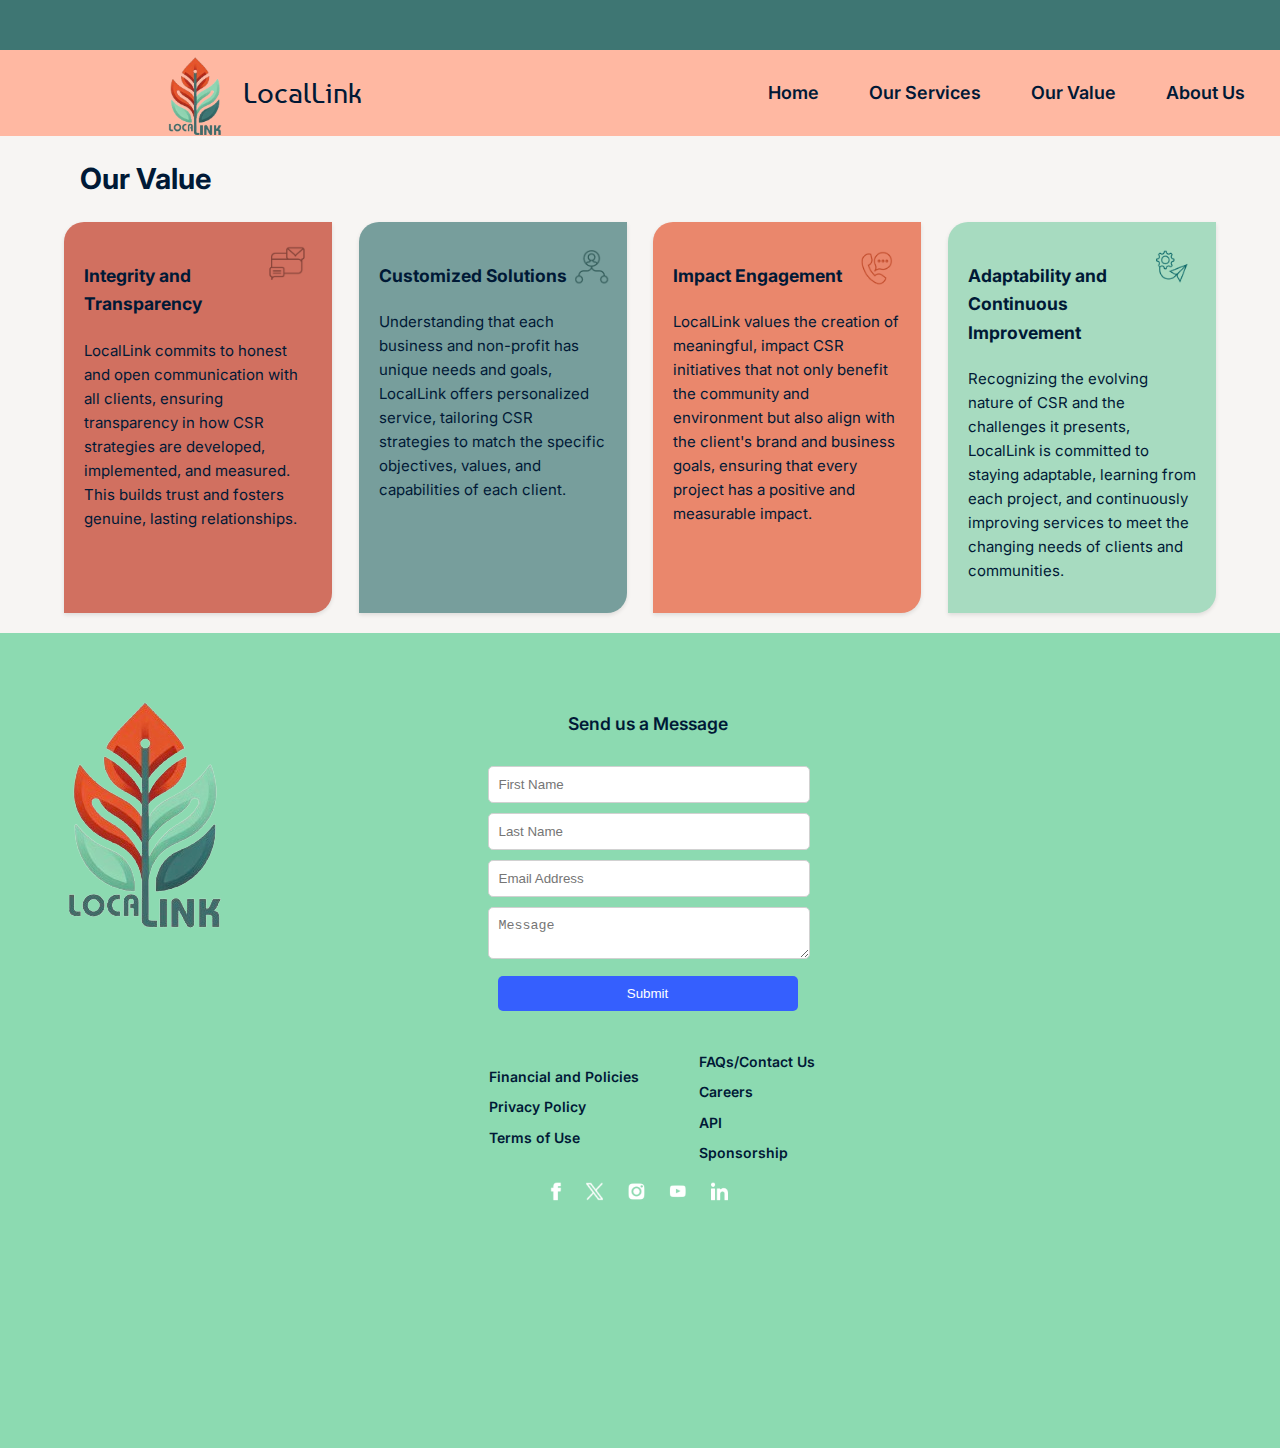
<file: index.html>
<!DOCTYPE html>
<html lang="en">
<head>
    <meta charset="UTF-8">
    <meta name="viewport" content="width=device-width, initial-scale=1.0">
    <title>LocalLink</title>
    <link href="https://fonts.googleapis.com/css2?family=Inter:wght@400;600;700&display=swap" rel="stylesheet">
    <link rel="preconnect" href="https://fonts.googleapis.com">
<link rel="preconnect" href="https://fonts.gstatic.com" crossorigin>
<link href="https://fonts.googleapis.com/css2?family=Baumans&display=swap" rel="stylesheet">
    <link rel="stylesheet" href="styles.css">
</head>
<body>
    <header>
        <div class="upper-bar" style="background-color: #3E7673;"></div>
        <div class="lower-bar" style="background-color: #FFB8A2;">
            <div class="header-content">
                <div class="logo-container">
                    <img src="LogoLL.png" alt="LocalLink Logo" class="header-logo"> 
                    <span class="title">LocalLink</span>
                </div>
                <nav>
                    <ul>
                        <li><a href="#home">Home</a></li>
                        <li><a href="#services">Our Services</a></li>
                        <li><a href="#value">Our Value</a></li>
                        <li><a href="/about.html">About Us</a></li>
                    </ul>
                </nav>
            </div>
        </div>
    </header>
    <main>
        <div class="our-value-container">
            <h2 class="our-value-heading">Our Value</h2>
            <div class="value-items">
                <article class="value-item value-item-first">
                    <img src="IntegrityIcon.png" alt="Integrity Icon" class="value-icon-first">
                    <h3>Integrity and Transparency</h3>
                    <p>LocalLink commits to honest and open communication with all clients, ensuring 
                        transparency in how CSR strategies are developed, implemented, and measured. This builds trust and fosters genuine, lasting relationships.</p>
                </article>
                <article class="value-item value-item-second">
                    <img src="ValueIconSecond.png" alt="CustomizedSolutions Icon" class="value-icon-second">
                    <h3>Customized Solutions</h3>
                    <p>Understanding that each business and non-profit has unique needs and goals, LocalLink offers 
                        personalized service, tailoring CSR strategies to match the specific objectives, values, and capabilities of each client.</p>
                </article>
                <article class="value item value-item-third">
                    <img src="ValueIconThird.png" alt="ImpactEngagement Icon" class="value-icon-third">
                    <h3>Impact Engagement</h3>
                    <p>LocalLink values the creation of meaningful, impact CSR initiatives that not only benefit the community and environment 
                        but also align with the client's brand and business goals, ensuring that every project has a positive and measurable impact.</p>
                </article>
                <article class=" value-item value-item-fourth">
                    <img src="ValueIconFourth.png" alt="AdaptabilityAndContinuousImprovement Icon" class="value-icon-fourth">
                    <h3>Adaptability and Continuous Improvement</h3>
                    <p>Recognizing the evolving nature of CSR and the challenges it presents, LocalLink is committed to staying adaptable, 
                        learning from each project, and continuously improving services to meet the changing needs of clients and communities.</p>
            </div>
        </div>
    </main>
    <footer>
        <div class="footer-container">
            <div class="footer-top">
                <div class="footer-logo">
                    <img src="LogoLL.png" alt="LocalLink Logo">
                </div>
                <div class="footer-form">
                    <h3>Send us a Message</h3>
                    <form action="submit-form" method="POST">
                        <div class="form-group">
                            <input type="text" id="first-name" name="first-name" placeholder="First Name">
                            <input type="text" id="last-name" name="last-name" placeholder="Last Name">
                        </div>
                        <input type="email" id="email" name="email" placeholder="Email Address">
                        <textarea id="message" name="message" placeholder="Message"></textarea>
                        <button type="submit">Submit</button>
                    </form>
                </div>
            </div>
            <div class="footer-links-container">
                <div class="left-links">
                    <a href="#">Financial and Policies</a>
                    <a href="#">Privacy Policy</a>
                    <a href="#">Terms of Use</a>
                </div>
                <div class="right-links">
                    <a href="#">FAQs/Contact Us</a>
                    <a href="#">Careers</a>
                    <a href="#">API</a>
                    <a href="#">Sponsorship</a>
                </div>
            </div>
            <div class="footer-socials">
                <a href="#"><img src="Socials.png" alt="Socials"></a>
            </div>
        </div>
    </footer>
</body>
</html>
</file>
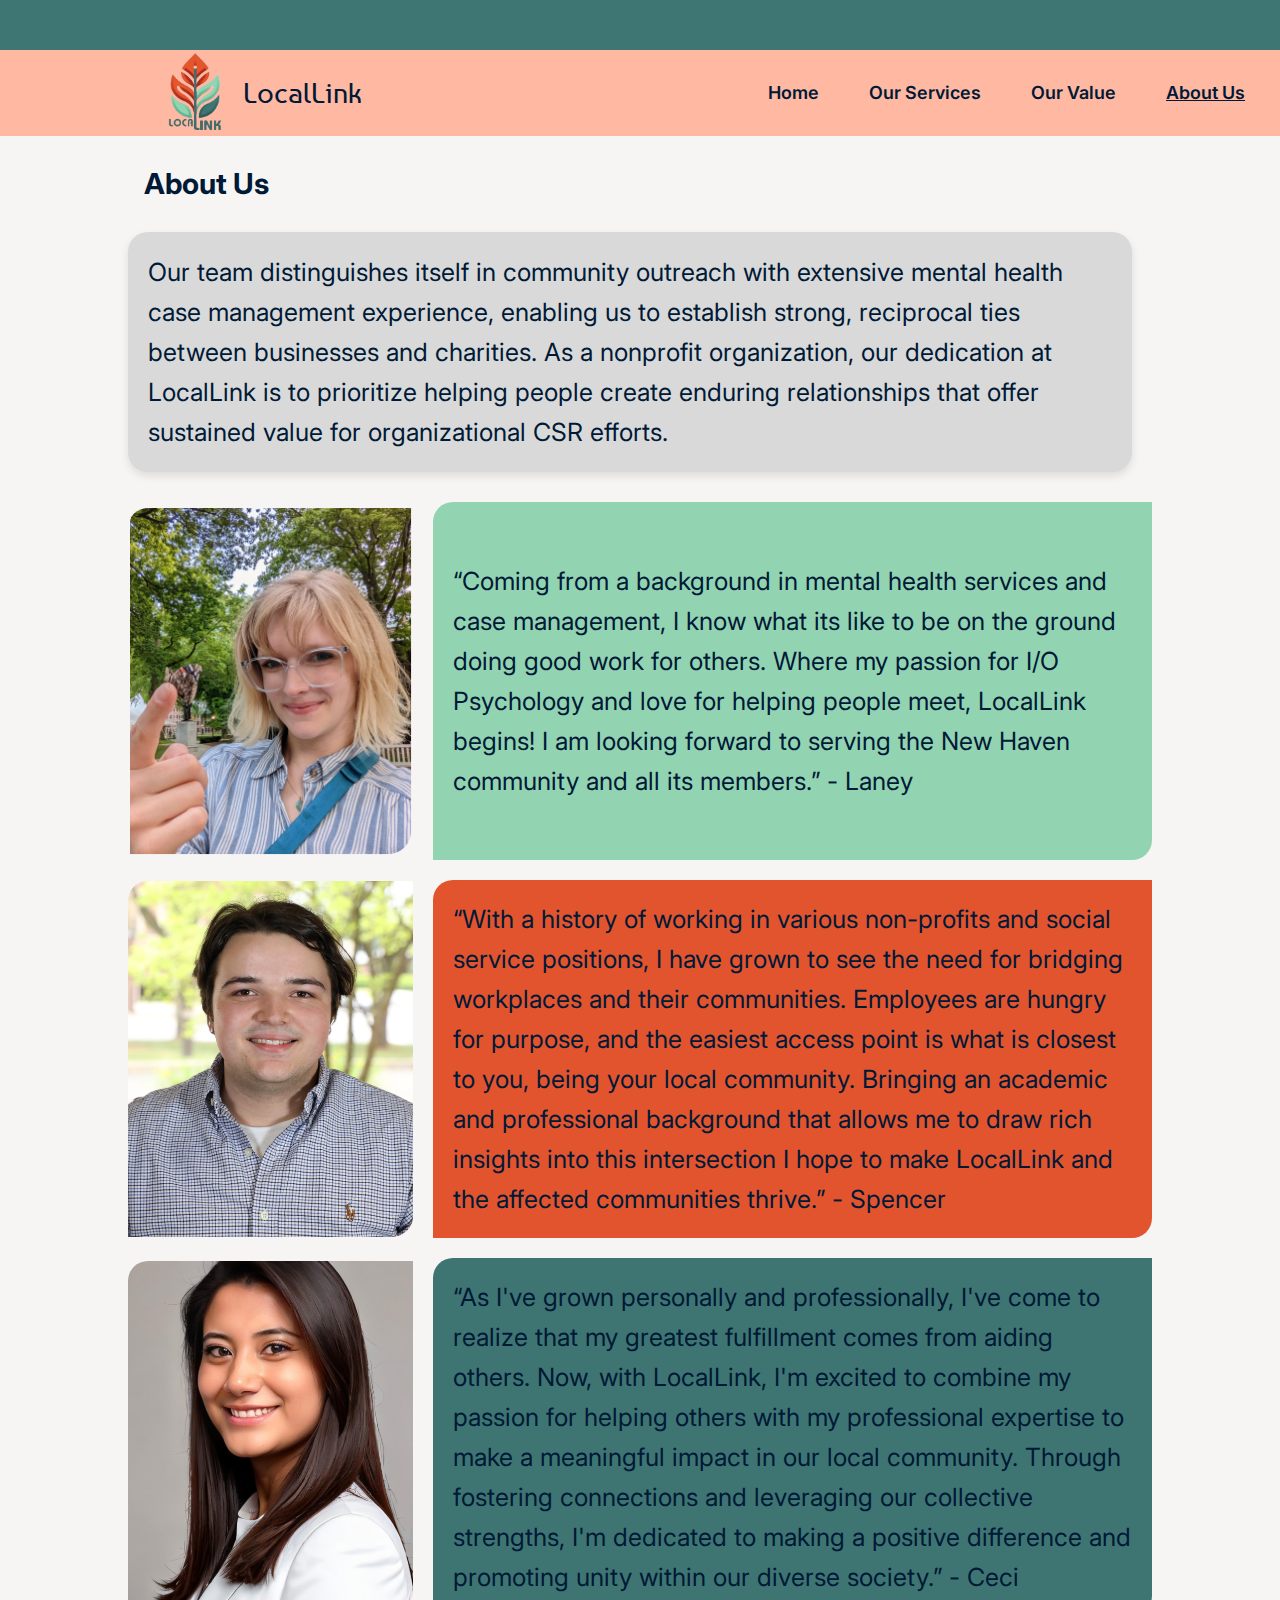
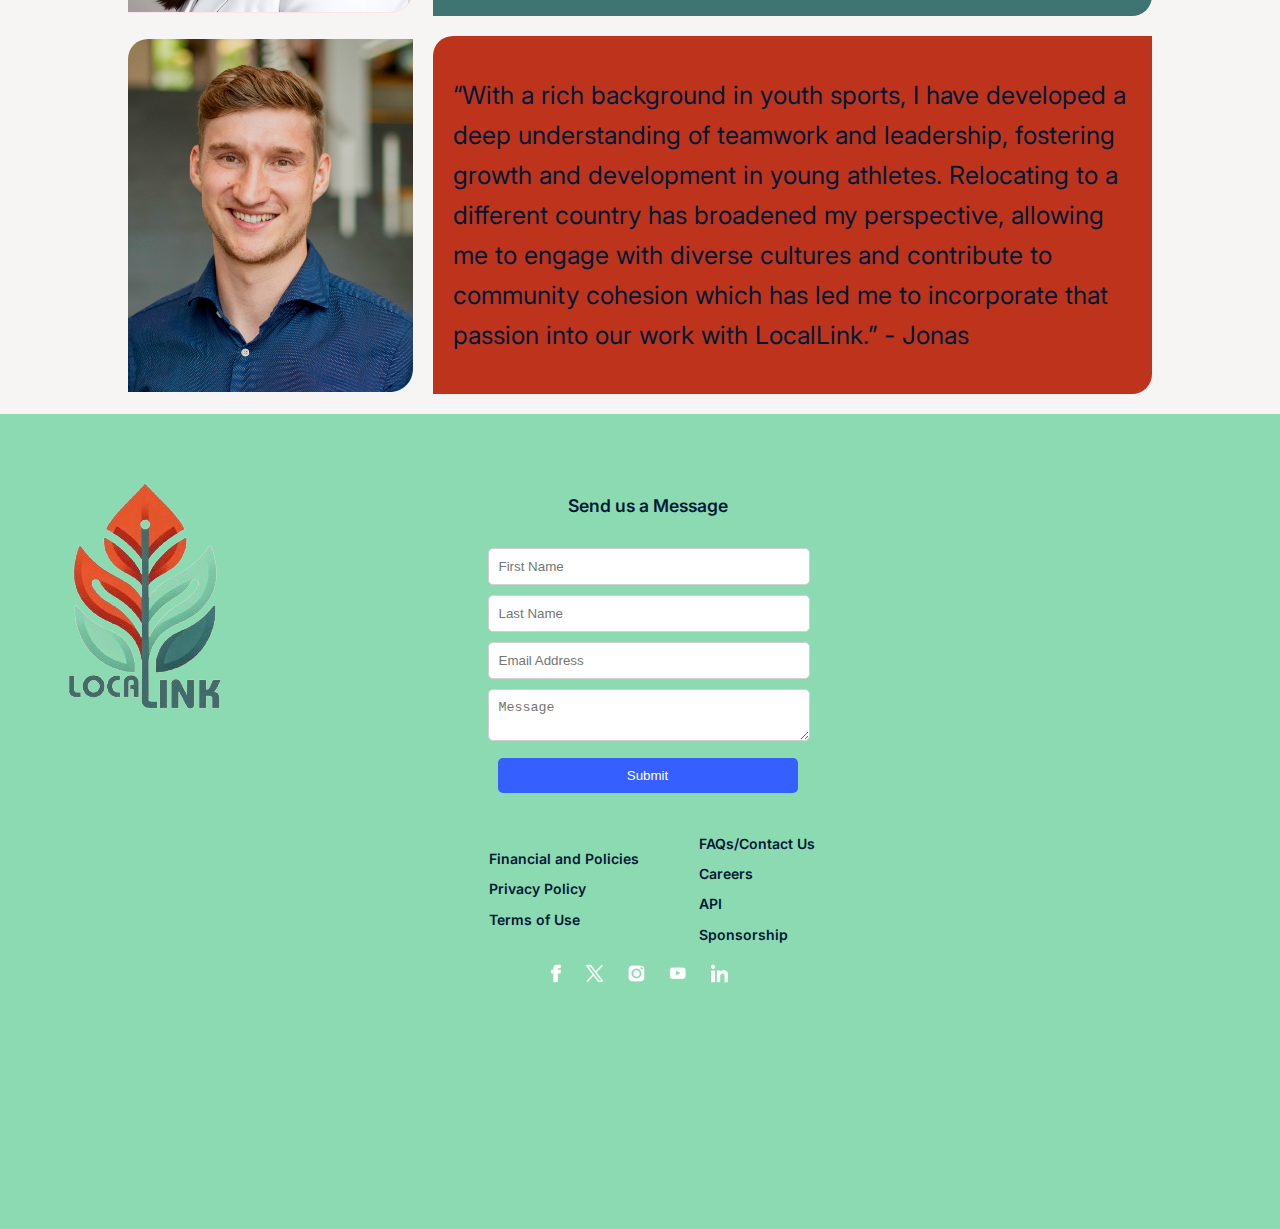
<file: about.html>
<!DOCTYPE html>
<html lang="en">
<head>
    <meta charset="UTF-8">
    <meta name="viewport" content="width=device-width, initial-scale=1.0">
    <title>LocalLink</title>
    <link rel="icon" type="image/png" href="LogoLL.png">
    <link href="https://fonts.googleapis.com/css2?family=Inter:wght@400;600;700&display=swap" rel="stylesheet">
    <link rel="preconnect" href="https://fonts.googleapis.com">
<link rel="preconnect" href="https://fonts.gstatic.com" crossorigin>
<link href="https://fonts.googleapis.com/css2?family=Baumans&display=swap" rel="stylesheet">
    <link rel="stylesheet" href="styles.css">
</head>
<body>
    <header>
        <div class="upper-bar" style="background-color: #3E7673;"></div>
        <div class="lower-bar" style="background-color: #FFB8A2;">
            <div class="header-content">
                <div class="logo-container">
                    <a href="/home.html">
                        <img src="LogoLL.png" alt="LocalLink Logo" class="header-logo"> 
                    </a>
                    <span class="title">LocalLink</span>
                </div>
                <nav>
                    <ul>
                        <li><a href="/home.html">Home</a></li>
                        <li><a href="/services.html">Our Services</a></li>
                        <li><a href="/value.html">Our Value</a></li>
                        <li><a href="/about.html" class="active-page">About Us</a></li>
                    </ul>
                </nav>
            </div>
        </div>
    </header>
    <script>document.addEventListener('DOMContentLoaded', function() {
        var navLinks = document.querySelectorAll('nav ul li a'); // Select all navigation links
    
        navLinks.forEach(function(link) {
            link.addEventListener('mouseover', function() {
                this.style.color = '#DD9680'; // Change the text color on hover
                this.style.textDecoration = 'underline'; // Underline the link on hover
            });
    
            link.addEventListener('mouseout', function() {
                this.style.color = ''; // Reset the text color when not hovering
                this.style.textDecoration = ''; // Remove underline when not hovering
            });
        });
    });
    </script>
    <main>
        <div class="about-us-container">
            <h2 class="about-us-title">About Us</h2>
            <div class="mission-statement">
                <p>Our team distinguishes itself in community outreach with extensive mental health case management 
                    experience, enabling us to establish strong, reciprocal ties between businesses and charities. 
                    As a nonprofit organization, our dedication at LocalLink is to prioritize helping people create enduring relationships that offer 
                    sustained value for organizational CSR efforts.</p>
            </div>
            <!-- Laney's section -->
            <div class="team-member">
                <img src="LaneyHS.png" alt="Laney" class="team-photo">
                <div class="team-bio laney-bio">
                    <p>“Coming from a background in mental health services and case management, 
                        I know what its like to be on the ground doing good work for others. Where my 
                        passion for I/O Psychology and love for helping people meet, LocalLink begins! 
                        I am looking forward to serving the New Haven community and all its members.” - Laney</p>
                </div>
            </div>
            <!-- Spencer's section -->
            <div class="team-member">
                <img src="SpencerHS.png" alt="Spencer" class="team-photo">
                <div class="team-bio spencer-bio">
                    <p>“With a history of working in various non-profits and social service positions, I have 
                        grown to see the need for bridging workplaces and their communities. Employees are hungry for 
                        purpose, and the easiest access point is what is closest to you, being your local community. 
                        Bringing an academic and professional background that allows me to draw rich insights into this 
                        intersection I hope to make LocalLink and the affected communities thrive.” - Spencer</p>
                </div>
            </div>
            <!-- Ceci's section -->
            <div class="team-member">
                <img src="CeciHS.png" alt="Ceci" class="team-photo">
                <div class="team-bio ceci-bio">
                    <p>“As I've grown personally and professionally, I've come to realize that my greatest fulfillment comes 
                        from aiding others. Now, with LocalLink, I'm excited to combine my passion for helping others with my 
                        professional expertise to make a meaningful impact in our local community. Through fostering connections 
                        and leveraging our collective strengths, I'm dedicated to making a positive difference and promoting unity 
                        within our diverse society.” - Ceci</p>
                </div>
            </div>
            <!-- Jonas's section -->
            <div class="team-member">
                <img src="JonasHS.png" alt="Jonas" class="team-photo">
                <div class="team-bio jonas-bio">
                    <p>“With a rich background in youth sports, I have developed a deep understanding of teamwork and leadership, 
                        fostering growth and development in young athletes. Relocating to a different country has broadened my perspective, 
                        allowing me to engage with diverse cultures and contribute to community cohesion which has led me to incorporate that 
                        passion into our work with LocalLink.” - Jonas</p>
                </div>
            </div>
        </div>
    </main>
<footer>
        <div class="footer-container">
            <div class="footer-top">
                <div class="footer-logo">
                    <img src="LogoLL.png" alt="LocalLink Logo">
                </div>
                <div class="footer-form">
                    <h3>Send us a Message</h3>
                    <form onsubmit="event.preventDefault(); sendEmail();">
                    <form action="submit-form" method="POST">
                        <div class="form-group">
                            <input type="text" id="first-name" name="first-name" placeholder="First Name">
                            <input type="text" id="last-name" name="last-name" placeholder="Last Name">
                        </div>
                        <input type="email" id="email" name="email" placeholder="Email Address">
                        <textarea id="message" name="message" placeholder="Message"></textarea>
                        <button type="submit">Submit</button>
                    </form>
                </div>
                <script>
                    function sendEmail() {
                        var firstName = document.getElementById('first-name').value;
                        var lastName = document.getElementById('last-name').value;
                        var email = document.getElementById('email').value;
                        var message = document.getElementById('message').value;
                    
                        var emailBody = `First Name: ${firstName}%0ALast Name: ${lastName}%0AEmail: ${email}%0AMessage: ${message}`;
                        
                        window.location.href = `mailto:locallink.newhaven@gmail.com?subject=Message from ${firstName} ${lastName}&body=${emailBody}`;
                    }
                </script>
            </div>
            <div class="footer-links-container">
                <div class="left-links">
                    <a href="#">Financial and Policies</a>
                    <a href="#">Privacy Policy</a>
                    <a href="#">Terms of Use</a>
                </div>
                <div class="right-links">
                    <a href="#">FAQs/Contact Us</a>
                    <a href="#">Careers</a>
                    <a href="#">API</a>
                    <a href="#">Sponsorship</a>
                </div>
            </div>
            <div class="footer-socials">
                <a href="#"><img src="Socials.png" alt="Socials"></a>
            </div>
        </div>
</footer>
</body>
</html>
</file>
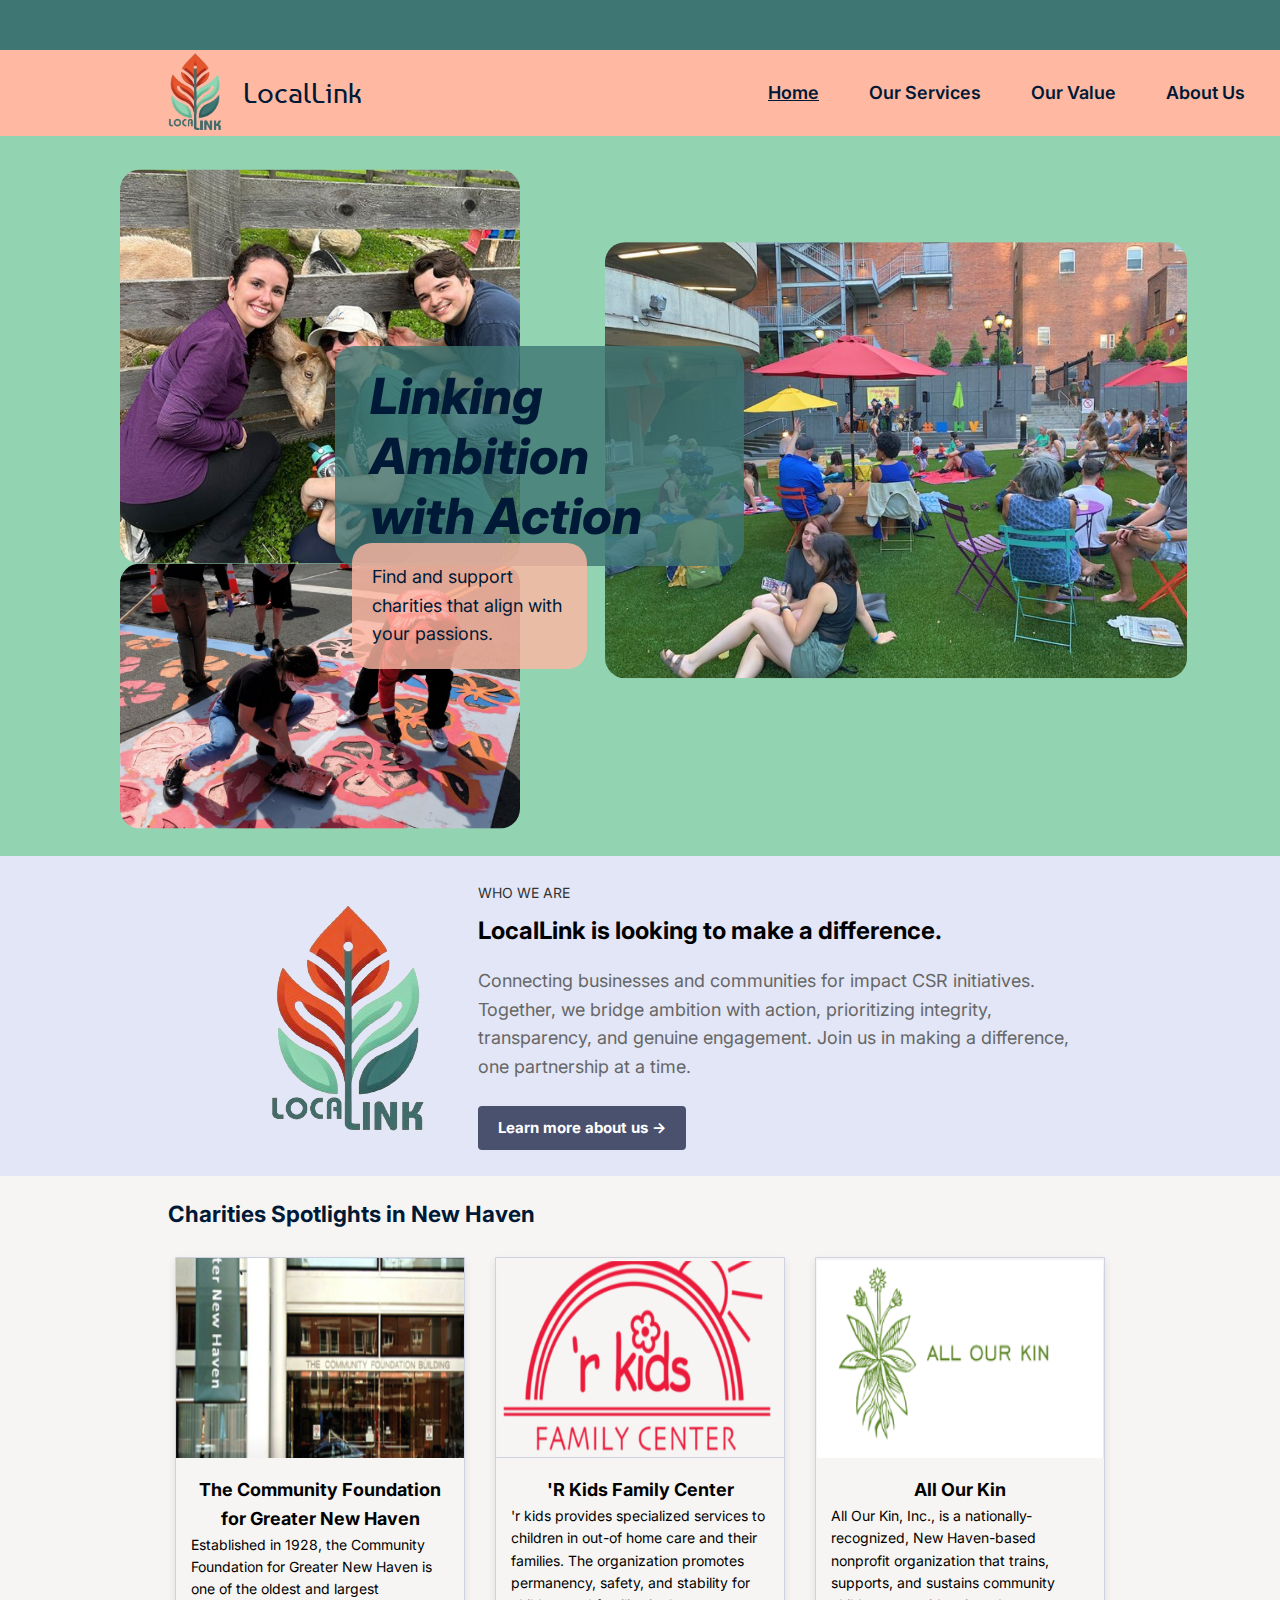
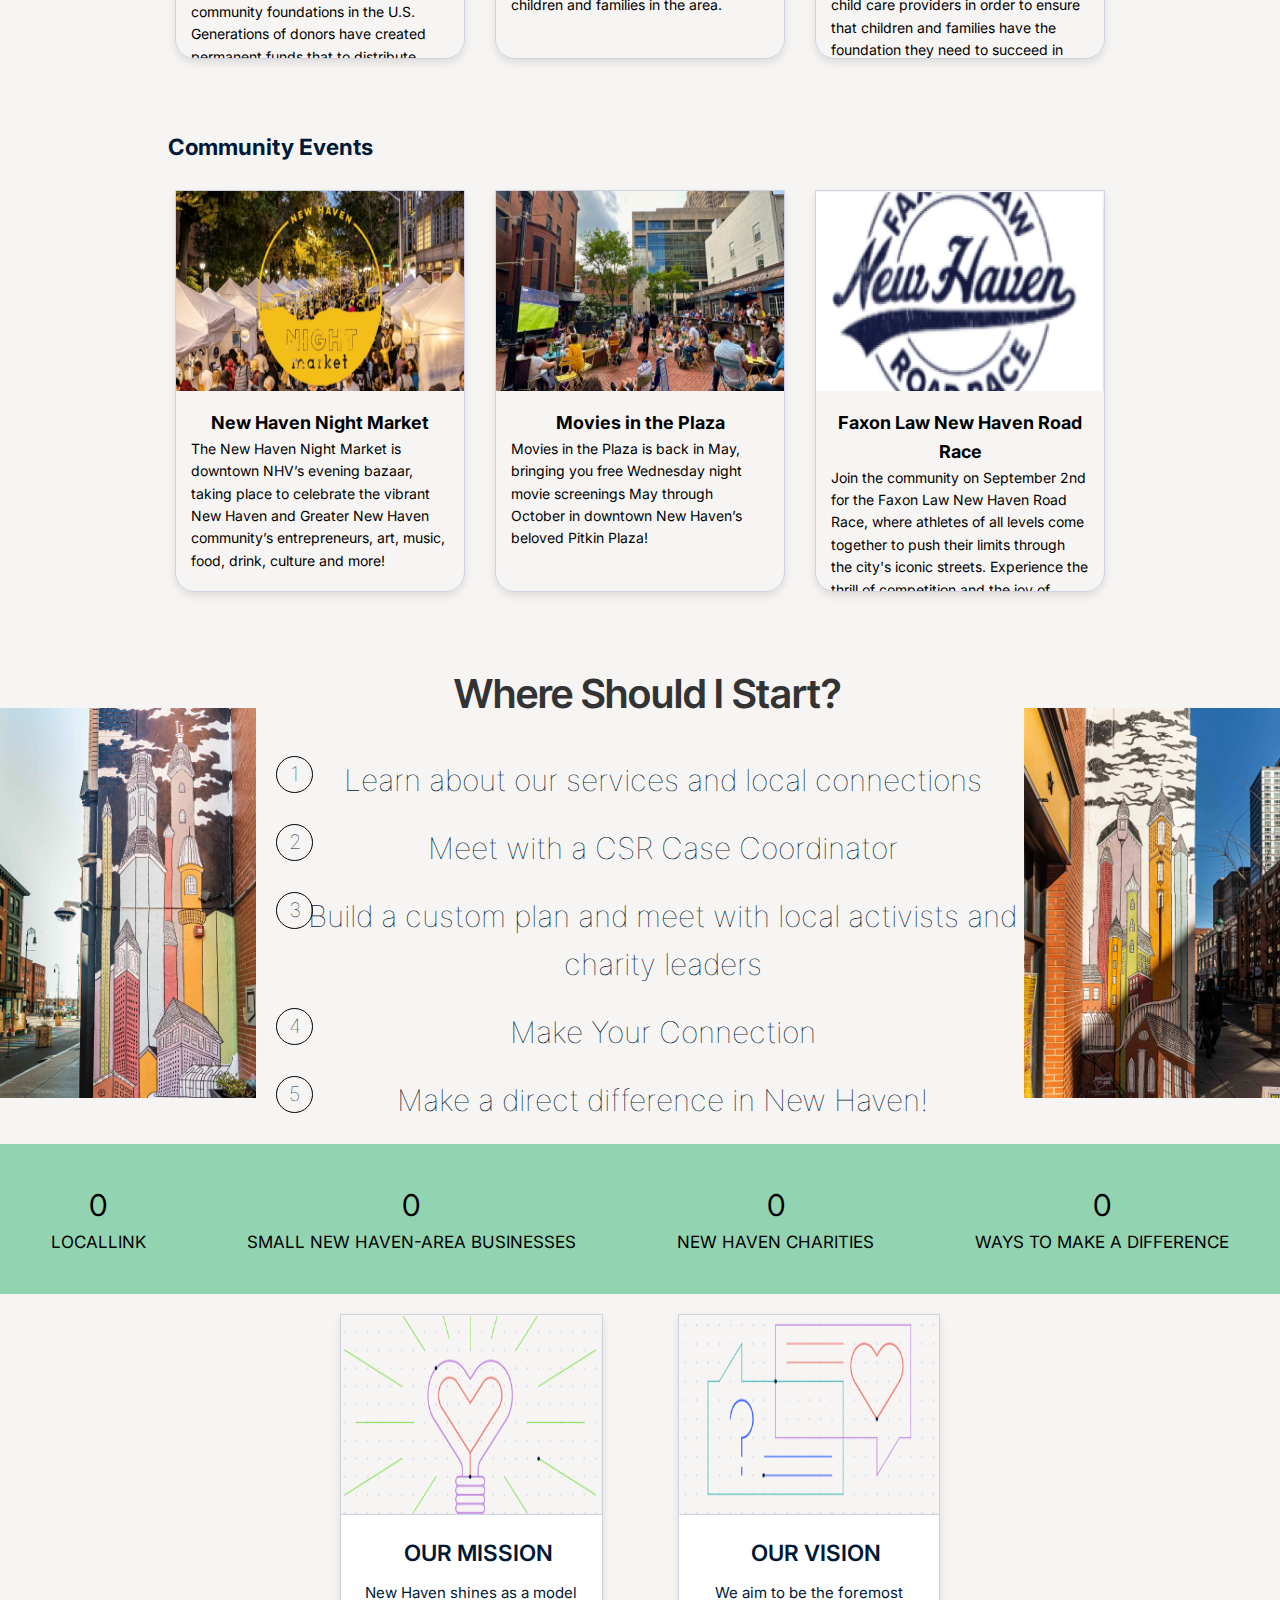
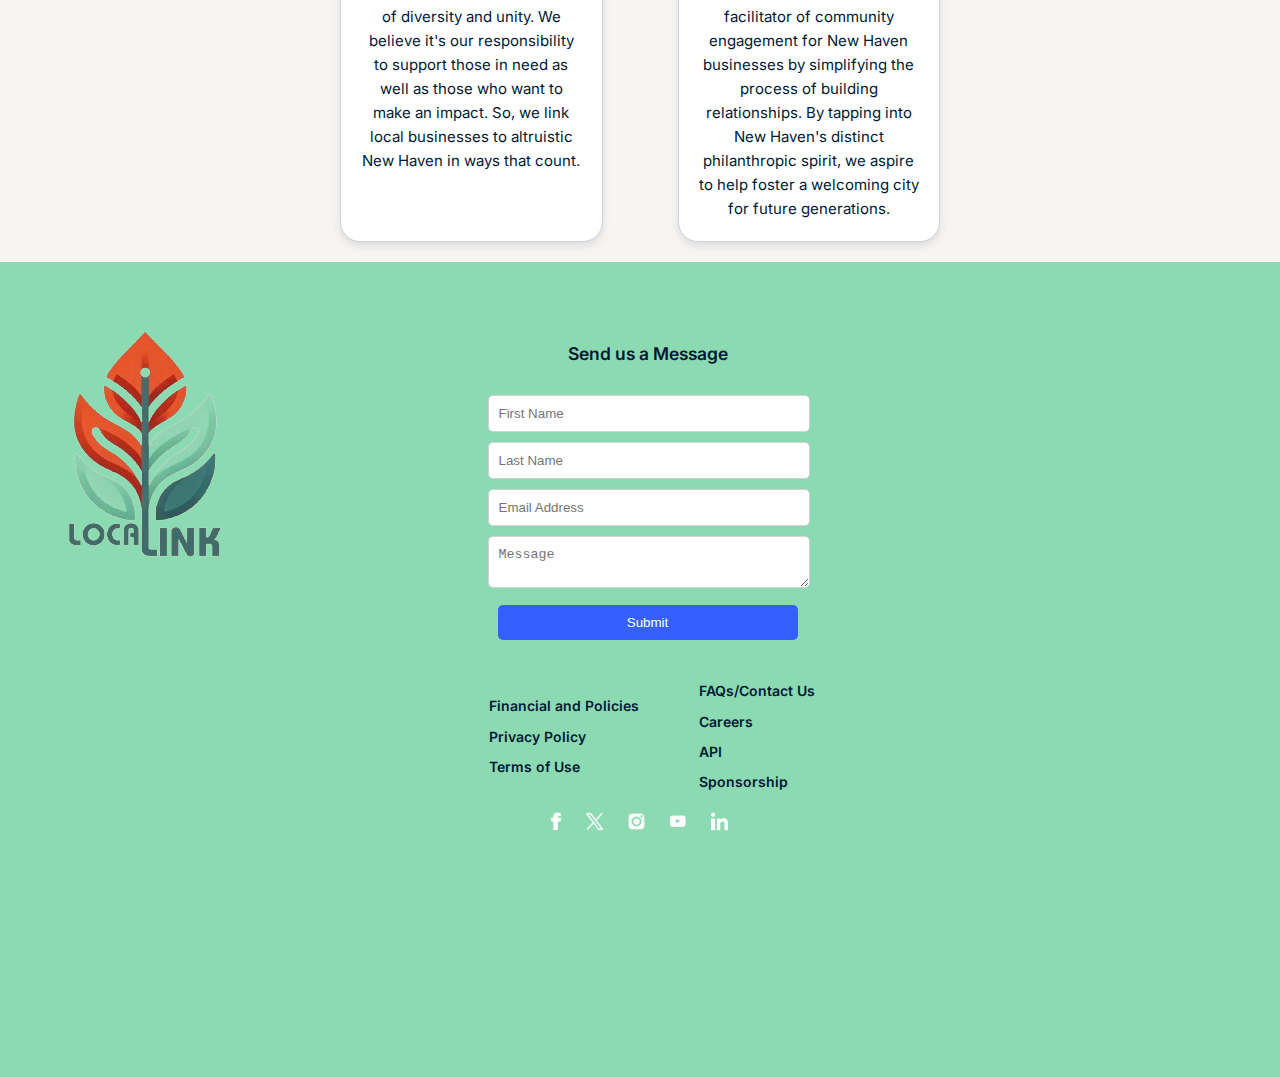
<file: home.html>
<!DOCTYPE html>
<html lang="en">
<head>
    <meta charset="UTF-8">
    <meta name="viewport" content="width=device-width, initial-scale=1.0">
    <title>LocalLink</title>
    <link rel="icon" type="image/png" href="LogoLL.png">
    <link href="https://fonts.googleapis.com/css2?family=Inter:wght@400;600;700&display=swap" rel="stylesheet">
    <link href="https://fonts.googleapis.com/css2?family=Inter+Tight:ital,wght@0,100..900;1,100..900&display=swap" rel="stylesheet">
    <link rel="preconnect" href="https://fonts.googleapis.com">
    <link rel="preconnect" href="https://fonts.gstatic.com" crossorigin>
    <link href="https://fonts.googleapis.com/css2?family=Baumans&display=swap" rel="stylesheet">
    <link rel="stylesheet" href="styles.css">
</head>
<body>
    <header>
        <div class="upper-bar" style="background-color: #3E7673;"></div>
        <div class="lower-bar" style="background-color: #FFB8A2;">
            <div class="header-content">
                <div class="logo-container">
                    <a href="/home.html">
                        <img src="LogoLL.png" alt="LocalLink Logo" class="header-logo">
                    </a> 
                    <span class="title">LocalLink</span>
                </div>
                <nav>
                    <ul>
                        <li><a href="/home.html" class="active-page">Home</a></li>
                        <li><a href="/services.html">Our Services</a></li>
                        <li><a href="/value.html">Our Value</a></li>
                        <li><a href="/about.html">About Us</a></li>
                    </ul>
                </nav>
            </div>
        </div>
    </header>
    <script>document.addEventListener('DOMContentLoaded', function() {
        var navLinks = document.querySelectorAll('nav ul li a'); // Select all navigation links
    
        navLinks.forEach(function(link) {
            link.addEventListener('mouseover', function() {
                this.style.color = '#DD9680'; // Change the text color on hover
                this.style.textDecoration = 'underline'; // Underline the link on hover
            });
    
            link.addEventListener('mouseout', function() {
                this.style.color = ''; // Reset the text color when not hovering
                this.style.textDecoration = ''; // Remove underline when not hovering
            });
        });
    });
    </script>
    <main>
        <section class="ambition-action-section">
            <div class="image-left-container">
                <img src="Barnes.png" alt="Top Left Image" class="image-left-top">
                <img src="Peoplepainting.png" alt="Bottom Left Image" class="image-left-bottom">
            </div>
            <div class="text-containers">
                <div class="heading-container">
                    <h2>Linking Ambition with Action</h2>
                </div>
                <div class="paragraph-container">
                    <p>Find and support charities that align with your passions.</p>
                </div>
            </div>
            <div class="image-right-container">
                <img src="Movienight.png" alt="Right Image" class="image-right">
            </div>
        </section>
        <section class="who-we-are-section">
                <div class="logo-container">
                    <img src="LogoLL.png" alt="LocalLink Logo">
                </div>
                <div class="content-container">
                    <span class="subheading">WHO WE ARE</span>
                    <h1>LocalLink is looking to make a difference.</h1>
                    <p>Connecting businesses and communities for impact CSR initiatives. Together, we bridge ambition with action, 
                        prioritizing integrity, transparency, and genuine engagement. Join us in making a difference, one partnership at a time.</p>
                    <a href="/about.html" class="cta-button">Learn more about us →</a>
                </div>
                <script>
                    // Wait for the DOM to be loaded
                    document.addEventListener('DOMContentLoaded', function() {
                        // Select all elements with the class 'cta-button'
                        var buttons = document.querySelectorAll('.cta-button');
                    
                        // Loop through each button
                        buttons.forEach(function(button) {
                            // Add mouseover event listener to change background color on hover
                            button.addEventListener('mouseover', function() {
                                this.style.backgroundColor = '#606883'; // Slightly lighter grey
                            });
                    
                            // Add mouseout event listener to revert the background color
                            button.addEventListener('mouseout', function() {
                                this.style.backgroundColor = '#49516F'; // Original dark grey
                            });
                        });
                    });
                    </script>
        </section>
        <section class="community-spotlight">
                <h2>Charities Spotlights in New Haven</h2>
                <div class="card-container">
                    <!-- Card 1 -->
                    <a href="https://www.cfgnh.org/" target="_blank" class="card-community">
                        <img src="Greaternewhaven.png" alt="The Community Foundation for Greater New Haven">
                        <h3>The Community Foundation for Greater New Haven</h3>
                        <p>Established in 1928, the Community Foundation for Greater New Haven is one of the oldest and largest community 
                            foundations in the U.S. Generations of donors have created permanent funds that to distribute grants to support a variety of issues.</p>
                    </a>
                    <!-- Card 2 -->
                    <a href="https://rkidsct.org/" target="_blank" class="card-community">
                        <img src="rkids.png" alt="R Kids Family Center">
                        <h3>'R Kids Family Center</h3>
                        <p>'r kids provides specialized services to children in out-of home care and their families. The organization promotes permanency, safety, and 
                            stability for children and families in the area. </p>
                    </a>
                    <!-- Card 3 -->
                    <a href="https://allourkin.org/" target="_blank" class="card-community">
                        <img src="allourkin.png" alt="All Our Kin">
                        <h3>All Our Kin</h3>
                        <p>All Our Kin, Inc., is a nationally-recognized, New Haven-based nonprofit organization that trains, supports, and sustains community child care 
                            providers in order to ensure that children and families have the foundation they need to succeed in school and in life.</p>
                    </a>
                </div>
        </section>
    
            <!-- Community Events -->
        <section class="community-events">
                <h2>Community Events</h2>
                <div class="card-container">
                    <!-- Card 1 -->
                    <a href="https://www.newhavennightmarket.com/" target="_blank" class="card-community">
                        <img src="newhavennightmarket.png" alt="New Haven Night Market">
                        <h3>New Haven Night Market</h3>
                        <p>The New Haven Night Market is downtown NHV’s evening bazaar, taking place to celebrate the vibrant New Haven and Greater New Haven community’s entrepreneurs, art, music, 
                            food, drink, culture and more!</p>
                    </a>
                    <a href="https://www.downtownnewhaven.com/movies" target="_blank" class="card-community">
                        <img src="moviesintheplaza.png" alt="Movies in the Plaza">
                        <h3>Movies in the Plaza</h3>
                        <p>Movies in the Plaza is back in May, bringing you free Wednesday night movie screenings May through October in downtown New Haven’s beloved Pitkin Plaza!</p>
                    </a>
                    <a href="https://www.newhavenroadrace.org/" target="_blank" class="card-community">
                        <img src="faxonrace.png" alt="Faxon Race">
                        <h3>Faxon Law New Haven Road Race</h3>
                        <p>Join the community on September 2nd for the Faxon Law New Haven Road Race, where athletes of all levels come together to push their limits through the city's iconic 
                            streets. Experience the thrill of competition and the joy of community in one of the region's most anticipated annual events.</p>
                    </a>
                </div>
        </section>
        <section class="start-guide-container">
            <div class="image-section left">
                <img src="Startguideleft.png" alt="Left Image Description">
            </div>
            <div class="text-section">
                <h2>Where Should I Start?</h2>
                <ol>
                    <li>Learn about our services and local connections</li>
                    <li>Meet with a CSR Case Coordinator</li>
                    <li>Build a custom plan and meet with local activists and charity leaders</li>
                    <li>Make Your Connection</li>
                    <li>Make a direct difference in New Haven!</li>
                </ol>
            </div>
            <div class="image-section right">
                <img src="Startguideright.png" alt="Right Image Description">
            </div>
        </section>
        <!-- Statistics section -->
        <section class="statistics-container" id="statisticsContainer">
            <div class="statistic">
                <div class="number" data-target="1">0</div>
                <div class="description">LOCALLINK</div>
            </div>
            <div class="statistic">
                <div class="number" data-target="15800">0</div>
                <div class="description">SMALL NEW HAVEN-AREA BUSINESSES</div>
            </div>
            <div class="statistic">
                <div class="number" data-target="160">0</div>
                <div class="description">NEW HAVEN CHARITIES</div>
            </div>
            <div class="statistic">
                <div class="number" data-target="1000">0</div>
                <div class="description">WAYS TO MAKE A DIFFERENCE</div>
            </div>
        </section>
    
        <!-- Add JavaScript for animating numbers -->
        <script>
        function animateCounter(element) {
            const target = +element.getAttribute('data-target');
            const increment = target / 400;
    
            const updateCounter = () => {
                const value = +element.textContent;
                if (value < target) {
                    element.textContent = `${Math.ceil(value + increment)}`;
                    setTimeout(updateCounter, 1);
                } else {
                    element.textContent = target;
                }
            };
    
            updateCounter();
        }
    
        const observer = new IntersectionObserver((entries, observer) => {
            entries.forEach(entry => {
                if (entry.isIntersecting) {
                    entry.target.querySelectorAll('.number').forEach(animateCounter);
                    observer.unobserve(entry.target);
                }
            });
        }, {
            threshold: 0.6
        });
    
        observer.observe(document.getElementById('statisticsContainer'));
        </script>
        </section>
        <!-- Separate container for the mission and vision section -->
        <section class="mission-container">
            <div class="card mission">
                <img src="Mission.png" alt="Mission Icon">
                <div class="card-content">
                    <h2>OUR MISSION</h2>
                    <p>New Haven shines as a model of diversity and unity. We believe it's our responsibility to support those in need as well as those who want to make an impact. So, we link local businesses to altruistic New Haven in ways that count.</p>
                </div>
            </div>
            <div class="card vision">
                <img src="Vision.png" alt="Vision Icon">
                <div class="card-content">
                    <h2>OUR VISION</h2>
                    <p>We aim to be the foremost facilitator of community engagement for New Haven businesses by simplifying the process of building relationships. By tapping into New Haven's distinct philanthropic spirit, we aspire to help foster a welcoming city for future generations.</p>
                </div>
            </div>
        </section>
    </main>
<footer>
        <div class="footer-container">
            <div class="footer-top">
                <div class="footer-logo">
                    <img src="LogoLL.png" alt="LocalLink Logo">
                </div>
                <div class="footer-form">
                    <h3>Send us a Message</h3>
                    <form onsubmit="event.preventDefault(); sendEmail();">
                    <form action="submit-form" method="POST">
                        <div class="form-group">
                            <input type="text" id="first-name" name="first-name" placeholder="First Name">
                            <input type="text" id="last-name" name="last-name" placeholder="Last Name">
                        </div>
                        <input type="email" id="email" name="email" placeholder="Email Address">
                        <textarea id="message" name="message" placeholder="Message"></textarea>
                        <button type="submit">Submit</button>
                    </form>
                </div>
                <script>
                    function sendEmail() {
                        var firstName = document.getElementById('first-name').value;
                        var lastName = document.getElementById('last-name').value;
                        var email = document.getElementById('email').value;
                        var message = document.getElementById('message').value;
                    
                        var emailBody = `First Name: ${firstName}%0ALast Name: ${lastName}%0AEmail: ${email}%0AMessage: ${message}`;
                        
                        window.location.href = `mailto:locallink.newhaven@gmail.com?subject=Message from ${firstName} ${lastName}&body=${emailBody}`;
                    }
                </script>
            </div>
            <div class="footer-links-container">
                <div class="left-links">
                    <a href="#">Financial and Policies</a>
                    <a href="#">Privacy Policy</a>
                    <a href="#">Terms of Use</a>
                </div>
                <div class="right-links">
                    <a href="#">FAQs/Contact Us</a>
                    <a href="#">Careers</a>
                    <a href="#">API</a>
                    <a href="#">Sponsorship</a>
                </div>
            </div>
            <div class="footer-socials">
                <a href="#"><img src="Socials.png" alt="Socials"></a>
            </div>
        </div>
</footer>
</body>
</html>
</file>
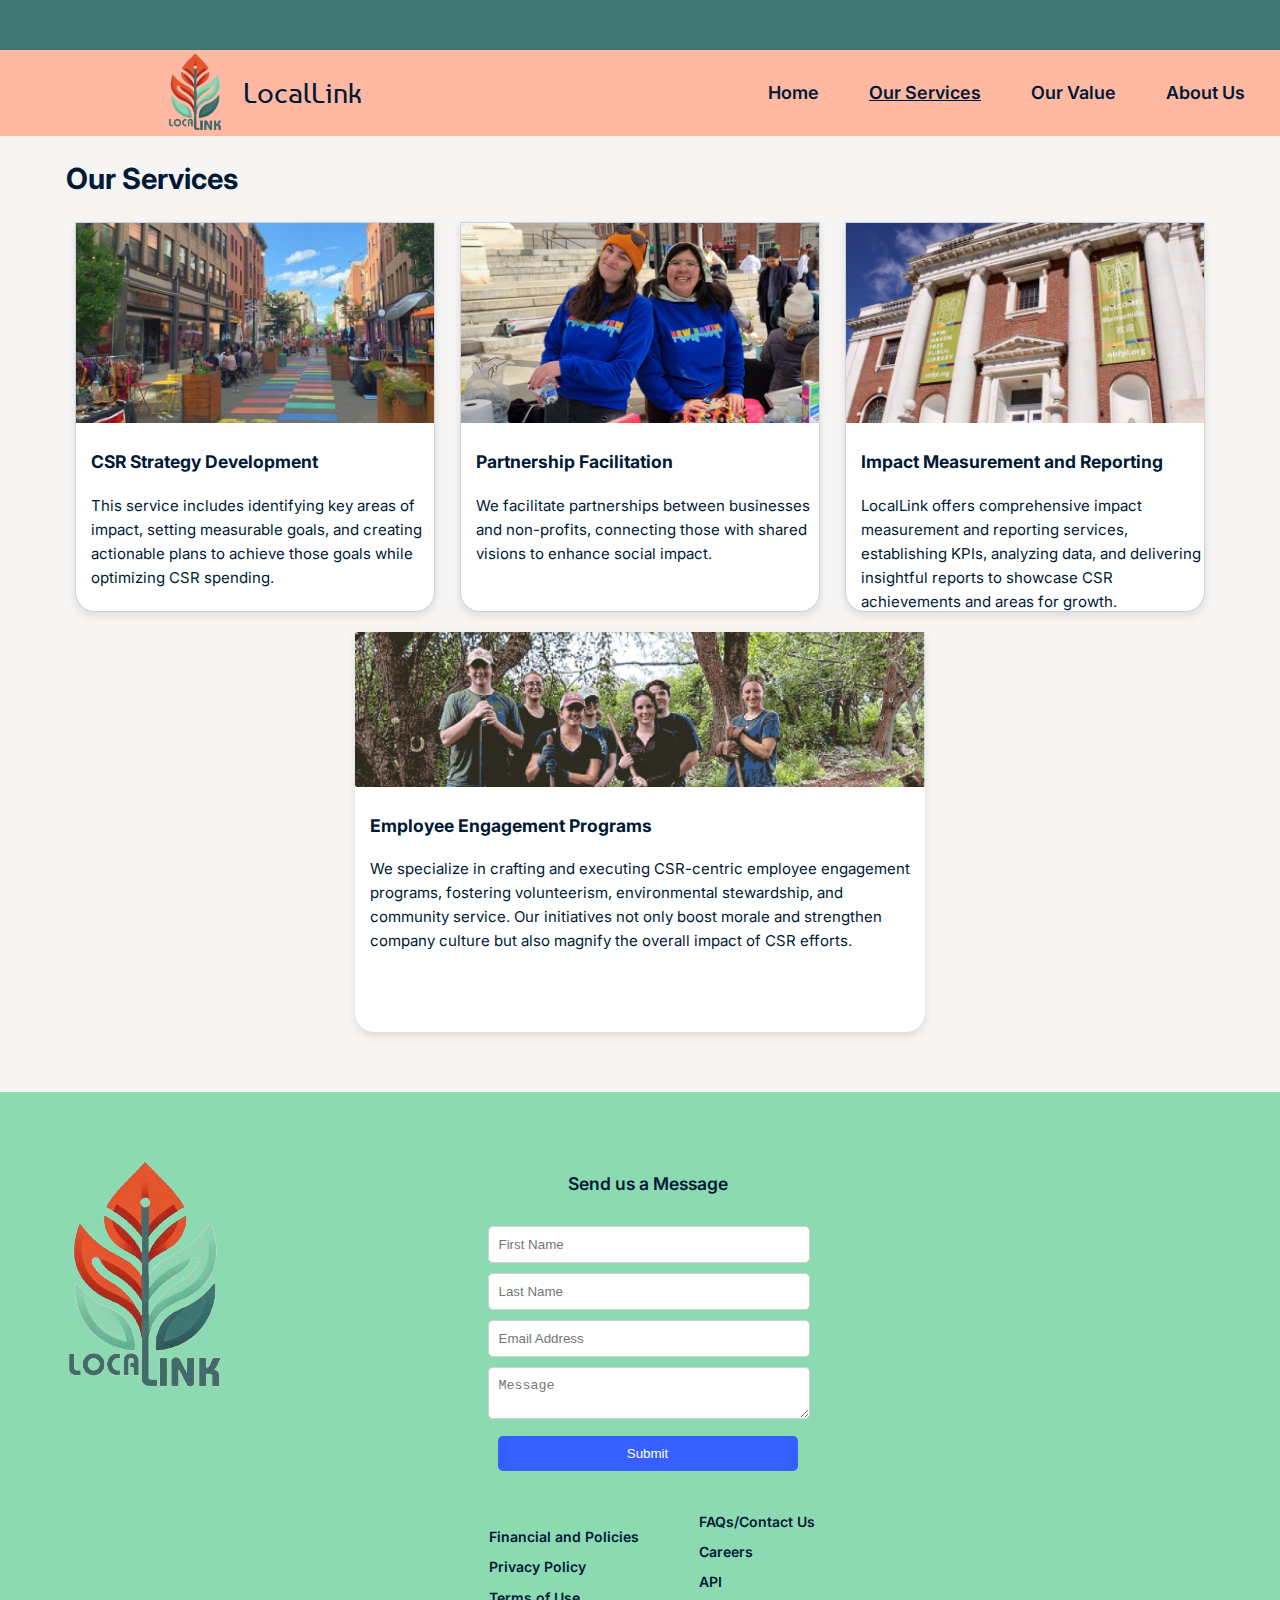
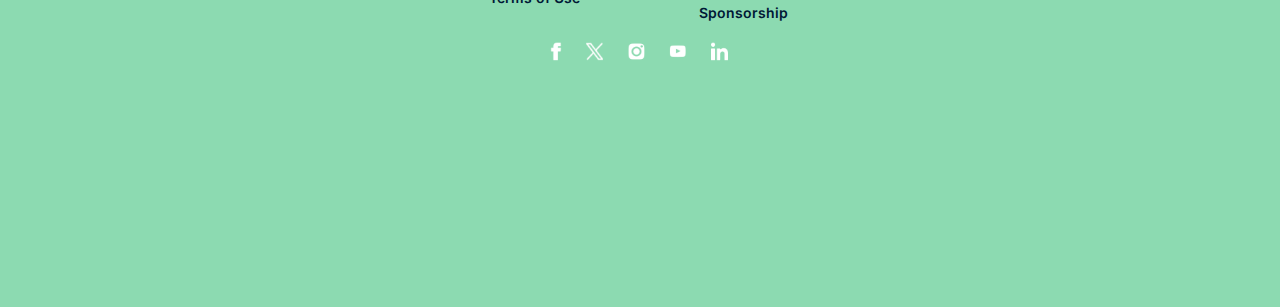
<file: services.html>
<!DOCTYPE html>
<html lang="en">
<head>
    <meta charset="UTF-8">
    <meta name="viewport" content="width=device-width, initial-scale=1.0">
    <title>LocalLink</title>
    <link rel="icon" type="image/png" href="LogoLL.png">
    <link href="https://fonts.googleapis.com/css2?family=Inter:wght@400;600;700&family=Baumans&display=swap" rel="stylesheet">
    <link rel="stylesheet" href="styles.css">
</head>
<body>
    <header>
        <div class="upper-bar" style="background-color: #3E7673;"></div>
        <div class="lower-bar" style="background-color: #FFB8A2;">
            <div class="header-content">
                <div class="logo-container">
                    <a href="/home.html">
                        <img src="LogoLL.png" alt="LocalLink Logo" class="header-logo"> 
                    </a>
                    <span class="title">LocalLink</span>
                </div>
                <nav>
                    <ul>
                        <li><a href="/home.html">Home</a></li>
                        <li><a href="/services.html" class="active-page">Our Services</a></li>
                        <li><a href="/value.html">Our Value</a></li>
                        <li><a href="/about.html">About Us</a></li>
                    </ul>
                </nav>
            </div>
        </div>
    </header>
    <script>document.addEventListener('DOMContentLoaded', function() {
        var navLinks = document.querySelectorAll('nav ul li a'); // Select all navigation links
    
        navLinks.forEach(function(link) {
            link.addEventListener('mouseover', function() {
                this.style.color = '#DD9680'; // Change the text color on hover
                this.style.textDecoration = 'underline'; // Underline the link on hover
            });
    
            link.addEventListener('mouseout', function() {
                this.style.color = ''; // Reset the text color when not hovering
                this.style.textDecoration = ''; // Remove underline when not hovering
            });
        });
    });
    </script>
    <main>
        <!-- Our Services Section -->
        <section id="services" class="services-section">
            <h2 class="services-title">Our Services</h2>
            <div class="services-grid">
                <!-- Service Item 1 -->
                <div class="service-item">
                    <img src="OurServices1.png" alt="CSR Strategy Development" class="service-image">
                    <h3>CSR Strategy Development</h3>
                    <p>This service includes identifying key areas of impact, setting measurable goals, and creating 
                        actionable plans to achieve those goals while optimizing CSR spending.</p>
                </div>
                <!-- Service Item 2 -->
                <div class="service-item">
                    <img src="OurServices2.png" alt="Partnership Facilitation" class="service-image">
                    <h3>Partnership Facilitation</h3>
                    <p>We facilitate partnerships between businesses and non-profits, connecting those with shared visions to enhance social impact.</p>
                </div>
                <!-- Service Item 3 -->
                <div class="service-item">
                    <img src="OurServices3.png" alt="Impact Measurement and Reporting" class="service-image">
                    <h3>Impact Measurement and Reporting</h3>
                    <p>LocalLink offers comprehensive impact measurement and reporting services, establishing KPIs, analyzing data, 
                        and delivering insightful reports to showcase CSR achievements and areas for growth.</p>
                </div>
                <!-- Service Item 4 -->
                <div class="service-item-lone">
                    <img src="OurServices4.png" alt="Employee Engagement Programs" class="service-image">
                    <h3>Employee Engagement Programs</h3>
                    <p>We specialize in crafting and executing CSR-centric employee engagement programs, fostering volunteerism, 
                        environmental stewardship, and community service. Our initiatives not only boost morale and strengthen company culture but also magnify the overall impact of CSR efforts.</p>
                </div>
            </div>
        </section>
    </main>
    <footer>
        <div class="footer-container">
            <div class="footer-top">
                <div class="footer-logo">
                    <img src="LogoLL.png" alt="LocalLink Logo">
                </div>
                <div class="footer-form">
                    <h3>Send us a Message</h3>
                    <form onsubmit="event.preventDefault(); sendEmail();">
                    <form action="submit-form" method="POST">
                        <div class="form-group">
                            <input type="text" id="first-name" name="first-name" placeholder="First Name">
                            <input type="text" id="last-name" name="last-name" placeholder="Last Name">
                        </div>
                        <input type="email" id="email" name="email" placeholder="Email Address">
                        <textarea id="message" name="message" placeholder="Message"></textarea>
                        <button type="submit">Submit</button>
                    </form>
                </div>
                <script>
                    function sendEmail() {
                        var firstName = document.getElementById('first-name').value;
                        var lastName = document.getElementById('last-name').value;
                        var email = document.getElementById('email').value;
                        var message = document.getElementById('message').value;
                    
                        var emailBody = `First Name: ${firstName}%0ALast Name: ${lastName}%0AEmail: ${email}%0AMessage: ${message}`;
                        
                        window.location.href = `mailto:locallink.newhaven@gmail.com?subject=Message from ${firstName} ${lastName}&body=${emailBody}`;
                    }
                </script>
            </div>
            <div class="footer-links-container">
                <div class="left-links">
                    <a href="#">Financial and Policies</a>
                    <a href="#">Privacy Policy</a>
                    <a href="#">Terms of Use</a>
                </div>
                <div class="right-links">
                    <a href="#">FAQs/Contact Us</a>
                    <a href="#">Careers</a>
                    <a href="#">API</a>
                    <a href="#">Sponsorship</a>
                </div>
            </div>
            <div class="footer-socials">
                <a href="#"><img src="Socials.png" alt="Socials"></a>
            </div>
        </div>
</footer>
</body>
</html>
</file>
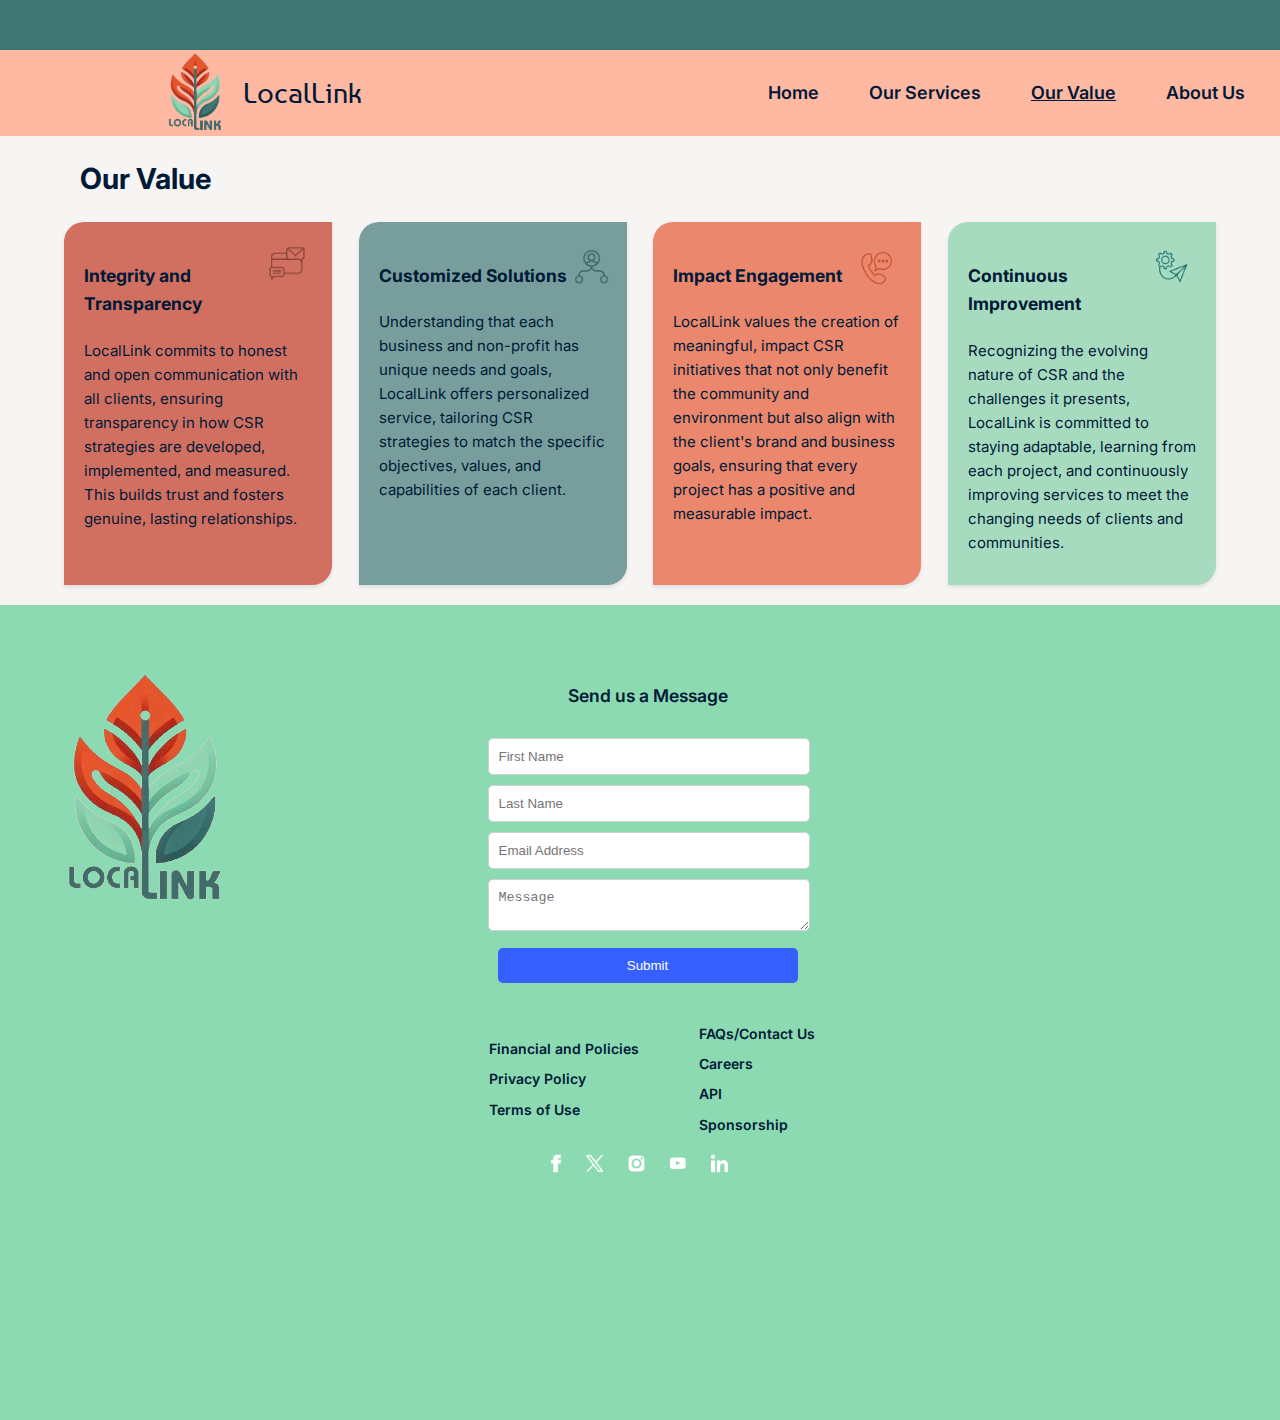
<file: value.html>
<!DOCTYPE html>
<html lang="en">
<head>
    <meta charset="UTF-8">
    <meta name="viewport" content="width=device-width, initial-scale=1.0">
    <title>LocalLink</title>
    <link rel="icon" type="image/png" href="LogoLL.png">
    <link href="https://fonts.googleapis.com/css2?family=Inter:wght@400;600;700&display=swap" rel="stylesheet">
    <link rel="preconnect" href="https://fonts.googleapis.com">
<link rel="preconnect" href="https://fonts.gstatic.com" crossorigin>
<link href="https://fonts.googleapis.com/css2?family=Baumans&display=swap" rel="stylesheet">
    <link rel="stylesheet" href="styles.css">
</head>
<body>
    <header>
        <div class="upper-bar" style="background-color: #3E7673;"></div>
        <div class="lower-bar" style="background-color: #FFB8A2;">
            <div class="header-content">
                <div class="logo-container">
                    <a href="/home.html">
                        <img src="LogoLL.png" alt="LocalLink Logo" class="header-logo">
                    </a> 
                    <span class="title">LocalLink</span>
                </div>
                <nav>
                    <ul>
                        <li><a href="/home.html">Home</a></li>
                        <li><a href="/services.html">Our Services</a></li>
                        <li><a href="/value.html" class="active-page">Our Value</a></li>
                        <li><a href="/about.html">About Us</a></li>
                    </ul>
                </nav>
            </div>
        </div>
    </header>
    <script>document.addEventListener('DOMContentLoaded', function() {
        var navLinks = document.querySelectorAll('nav ul li a'); // Select all navigation links
    
        navLinks.forEach(function(link) {
            link.addEventListener('mouseover', function() {
                this.style.color = '#DD9680'; // Change the text color on hover
                this.style.textDecoration = 'underline'; // Underline the link on hover
            });
    
            link.addEventListener('mouseout', function() {
                this.style.color = ''; // Reset the text color when not hovering
                this.style.textDecoration = ''; // Remove underline when not hovering
            });
        });
    });
    </script>
    <main>
        <div class="our-value-container">
            <h2 class="our-value-heading">Our Value</h2>
            <div class="value-items">
                <article class="value-item value-item-first">
                    <img src="IntegrityIcon.png" alt="Integrity Icon" class="value-icon-first">
                    <h3>Integrity and Transparency</h3>
                    <p>LocalLink commits to honest and open communication with all clients, ensuring 
                        transparency in how CSR strategies are developed, implemented, and measured. This builds trust and fosters genuine, lasting relationships.</p>
                </article>
                <article class="value-item value-item-second">
                    <img src="ValueIconSecond.png" alt="CustomizedSolutions Icon" class="value-icon-second">
                    <h3>Customized Solutions</h3>
                    <p>Understanding that each business and non-profit has unique needs and goals, LocalLink offers 
                        personalized service, tailoring CSR strategies to match the specific objectives, values, and capabilities of each client.</p>
                </article>
                <article class="value-item value-item-third">
                    <img src="ValueIconThird.png" alt="ImpactEngagement Icon" class="value-icon-third">
                    <h3>Impact Engagement</h3>
                    <p>LocalLink values the creation of meaningful, impact CSR initiatives that not only benefit the community and environment 
                        but also align with the client's brand and business goals, ensuring that every project has a positive and measurable impact.</p>
                </article>
                <article class=" value-item value-item-fourth">
                    <img src="ValueIconFourth.png" alt="ContinuousImprovement Icon" class="value-icon-fourth">
                    <h3>Continuous Improvement</h3>
                    <p>Recognizing the evolving nature of CSR and the challenges it presents, LocalLink is committed to staying adaptable, 
                        learning from each project, and continuously improving services to meet the changing needs of clients and communities.</p>
            </div>
        </div>
    </main>
    <footer>
        <div class="footer-container">
            <div class="footer-top">
                <div class="footer-logo">
                    <img src="LogoLL.png" alt="LocalLink Logo">
                </div>
                <div class="footer-form">
                    <h3>Send us a Message</h3>
                    <form onsubmit="event.preventDefault(); sendEmail();">
                    <form action="submit-form" method="POST">
                        <div class="form-group">
                            <input type="text" id="first-name" name="first-name" placeholder="First Name">
                            <input type="text" id="last-name" name="last-name" placeholder="Last Name">
                        </div>
                        <input type="email" id="email" name="email" placeholder="Email Address">
                        <textarea id="message" name="message" placeholder="Message"></textarea>
                        <button type="submit">Submit</button>
                    </form>
                </div>
                <script>
                    function sendEmail() {
                        var firstName = document.getElementById('first-name').value;
                        var lastName = document.getElementById('last-name').value;
                        var email = document.getElementById('email').value;
                        var message = document.getElementById('message').value;
                    
                        var emailBody = `First Name: ${firstName}%0ALast Name: ${lastName}%0AEmail: ${email}%0AMessage: ${message}`;
                        
                        window.location.href = `mailto:locallink.newhaven@gmail.com?subject=Message from ${firstName} ${lastName}&body=${emailBody}`;
                    }
                </script>
            </div>
            <div class="footer-links-container">
                <div class="left-links">
                    <a href="#">Financial and Policies</a>
                    <a href="#">Privacy Policy</a>
                    <a href="#">Terms of Use</a>
                </div>
                <div class="right-links">
                    <a href="#">FAQs/Contact Us</a>
                    <a href="#">Careers</a>
                    <a href="#">API</a>
                    <a href="#">Sponsorship</a>
                </div>
            </div>
            <div class="footer-socials">
                <a href="#"><img src="Socials.png" alt="Socials"></a>
            </div>
        </div>
</footer>
</body>
</html>
</file>
<file: styles.css>
html {
    font-size: 15px;
}

header {
    background: #FFFFFF;
    /* Other styles for header */
}

/* Add this to your styles.css */
.upper-bar {
    height: 50px; /* Adjust the height as needed */
}

.lower-bar {
    height: 86px; /* Adjust the height as needed */
    display: flex;
    align-items: center;
    margin-bottom: 0;
}

.header-content {
    font-size: 18px;
    width: 100%;
    display: flex;
    justify-content: space-between;
    align-items: center;
}

.active-page {
    text-decoration: underline;
}

.logo-container {
    display: flex;
    align-items: center;
}

.header-logo {
    width: 74px;
    height: 87px;
    margin-left: 159px;
    margin-top: 15px;
    margin-bottom: 10px;
}

.title {
    margin-left: 10px;
    font-family: Baumans;
    font-size: 29px;
    font-weight: 400; /* Space between logo and title */
    /* Add other styling for title (font-size, color) as needed */
}

nav ul {
    list-style-type: none;
    padding: 0;
    margin: 0;
    display: flex;
}

nav li {
    padding: 0 15px; /* Adjust spacing between nav items as needed */
}

nav a {
    text-decoration: none;
    color: #FFF; /* Change color as needed */
    font-family: 'Inter', sans-serif;
    font-weight: 600;
}

/* Add responsive behavior as needed */
@media (max-width: 768px) {
    .header-content,
    .logo-container,
    .lower-bar {
        flex-direction: column;
        text-align: center;
    }

    .header-logo {
        margin: 0 auto; /* Center the logo */
        margin-bottom: 10px; /* Add space below the logo */
        margin-top: 10px;
    }

    .title {
        margin: 0; /* Remove margin */
    }

    .header-content {
        font-size: 16px; /* Adjust font size for smaller screens */
    }

    .nav ul {
        padding: 0;
    }

    .nav li {
        display: block; /* Stack the navigation items */
        margin-top: 10px; /* Add space between stacked items */
    }
}

/* Further reduce font size and adjust layout for very small screens */
@media (max-width: 480px) {
    .header-content {
        font-size: 14px;
    }

    .title {
        font-size: 24px; /* Make the title smaller */
    }
}

nav ul {
    list-style: none;
    /* Other styles for navigation */
}

nav ul li {
    display: inline;
    margin-right: 20px;
    /* Other styles for navigation items */
}

nav ul li a {
    text-decoration: none;
    color: #001936;
    font-weight: 600;
    /* Other styles for links */
}

body {
    background-color: #F7F5F3;
    font-family: 'Inter', sans-serif;
    font-weight: 400;
    line-height: 1.6;
    color: #001936;
}

/* Add this to your styles.css */
body, h1, ul, li {
    margin: 0;
    padding: 0;
}


.our-value-container {
    width: 90%; /* Adjust to the width of your content area */
    margin: 0 auto; /* Center the container */
    padding: 20px; /* Add some padding */
}

.our-value-heading {
    text-align: left;
    font-size: 29px;
    font-weight: bold;
    margin-bottom: 20px; /* Space below the heading */
    margin-left: 0.1%;
}

.value-items {
    display: flex;
    justify-content: space-between; /* Distribute space between the items */
    flex-wrap: wrap; /* Allow the boxes to wrap onto the next line */
    gap: 20px; /* Adjust the gap between the items as needed */
}

.value-item-first {
    background: #D17060; /* Use a light background, or as per your design */
    border-radius: 20px 0 20px 0; /* Rounded corners as seen in the mockup */
    box-shadow: 0 2px 4px rgba(0,0,0,0.1); /* Subtle shadow */
    flex-basis: calc(25% - 20px); /* 4 items per row, accounting for the gap */
    display: flex;
    flex-direction: column;
    align-items: flex-start; /* Align text to the start */
    padding: 20px; /* Padding within the boxes */
    box-sizing: border-box; /* Include padding in the box's width */
    position: relative;

}

.value-icon-first {
    position: absolute;
    top: 20px;
    right: 20px;
    width: 50px;
    height: auto;
}

.value-item-second {
    background: #779E9C; /* Use a light background, or as per your design */
    border-radius: 20px 0 20px 0; /* Rounded corners as seen in the mockup */
    box-shadow: 0 2px 4px rgba(0,0,0,0.1); /* Subtle shadow */
    flex-basis: calc(25% - 20px); /* 4 items per row, accounting for the gap */
    display: flex;
    flex-direction: column;
    align-items: flex-start; /* Align text to the start */
    padding: 20px; /* Padding within the boxes */
    box-sizing: border-box; /* Include padding in the box's width */
    position: relative;
}

.value-icon-second {
    position: absolute;
    top: 20px;
    right: 10px;
    width: 50px;
    height: auto;
}

.value-item-third {
    background: #EA876C; /* Use a light background, or as per your design */
    border-radius: 20px 0 20px 0; /* Rounded corners as seen in the mockup */
    box-shadow: 0 2px 4px rgba(0,0,0,0.1); /* Subtle shadow */
    flex-basis: calc(25% - 20px); /* 4 items per row, accounting for the gap */
    display: flex;
    flex-direction: column;
    align-items: flex-start; /* Align text to the start */
    padding: 20px; /* Padding within the boxes */
    box-sizing: border-box; /* Include padding in the box's width */
    position: relative;
}

.value-icon-third {
    position: absolute;
    top: 20px;
    right: 20px;
    width: 50px;
    height: auto;
}

.value-item-fourth {
    background: #A7DBC0; /* Use a light background, or as per your design */
    border-radius: 20px 0 20px 0; /* Rounded corners as seen in the mockup */
    box-shadow: 0 2px 4px rgba(0,0,0,0.1); /* Subtle shadow */
    flex-basis: calc(25% - 20px); /* 4 items per row, accounting for the gap */
    display: flex;
    flex-direction: column;
    align-items: flex-start; /* Align text to the start */
    padding: 20px; /* Padding within the boxes */
    box-sizing: border-box; /* Include padding in the box's width */
    position: relative;
}

.value-icon-fourth {
    position: absolute;
    top: 20px;
    right: 20px;
    width: 50px;
    height: auto;
}

.value-item-first h3, .value-item-second h3, .value-item-third h3, .value-item-fourth h3  {
    margin-top: 20px;
    margin-bottom: 0; /* Adjust as needed to ensure uniform start of text */
    margin-right: 40px;
}

.value-item-first p {
    margin-top: 20px;
    margin-bottom: 10px;
}

.value-item-second p {
    margin-top: 20px;
    margin-bottom: 10px;
}

.value-item-third p {
    margin-top: 20px;
    margin-bottom: 10px;
}

.value-item-fourth p {
    margin-top: 20px;
    margin-bottom: 10px;
}

/* Responsive adjustment */
@media (max-width: 1200px) {
    .value-item {
        flex-basis: calc(50% - 20px); /* 2 items per row on smaller screens */
    }
}

@media (max-width: 768px) {
    .value-item {
        flex-basis: 100%; /* 1 item per row on mobile screens */
    }
}

footer {
    background-color: #8CDAB1;
    font-family: 'Inter', sans-serif;
    padding: 20px 0;
}

.footer-container {
    display: flex;
    flex-direction: column;
    align-items: center;
    height: 735px;
    max-width: 1200px;
    margin: 0 auto;
    padding: 20px;
}

.footer-top {
    display: flex;
    width: 100%;
    justify-content: space-between; /* Place logo and form side by side */
    align-items: start; /* Align items to the start of the flex container */
    margin-bottom: 10px; /* Space between this section and the links */
}

.footer-logo {
    flex: 0 auto;
    margin-right: -200px;
}

.footer-logo img {
    width: 100%;
    height: auto;
}

.footer-form {
    display: flex;
    flex-direction: column;
    align-items: center;
    text-align: center;
    max-width: 320px;
    width: 100%;
    margin: 0 auto;
    padding: 20px;
    gap: 10px;
}

.footer-form h3 {
    font-weight: 600;
    color: #001936;
}

.footer-form input,
.footer-form textarea,
.footer-form button {
    width: calc(100% - 20px); /* Account for padding */
    padding: 10px;
    margin-bottom: 10px;
    border: 1px solid #D1D1D1;
    border-radius: 5px;
}

.footer-form button {
    background-color: #355FFE;
    color: white;
    border: none;
    cursor: pointer;
    margin-bottom: 10px; /* Space between button and links */
}

.footer-links-container {
    display: flex;
    flex-direction: row; /* Adjust this if you want the links in a row or column based on your design */
    justify-content: center; /* Centers the links container horizontally */
    flex-wrap: wrap; /* Allows the link items to wrap on smaller screens */
    align-items: center; /* Vertically centers the items */
    width: 100%; /* Takes full width of its parent */
    margin: 0 auto; /* Centers the container */
    margin-left: 1%;
    gap: 20px;
}

.left-links,
.right-links {
    display: flex;
    flex-direction: column;
    margin: 0 20px; /* Space between the two columns */
}

.left-links a,
.right-links a {
    /* Styling for the anchor tags */
    text-decoration: none;
    color: #001936; /* Footer link color */
    font-family: 'Inter', sans-serif;
    font-size: 14px; /* Adjust the font size as needed */
    font-weight: 600;
    margin-bottom: 8px; /* Space between the links */
}

.footer-socials {
    display: flex;
    justify-content: center; /* Center the social icons container horizontally */
    align-items: center; /* Vertically centers the items */
    width: 100%; /* Ensures the socials container spans the full width */
    margin: 0 auto; /* Adds space above and centers the container, adjust as needed */
    gap: 20px;
}

.footer-socials a {
    display: inline-block;
    margin: 0 10px;
}

/* Social media images should be small enough to fit the design */
.footer-socials img {
    width: 200px; /* Example size, adjust as needed */
    height: auto;
}

/* Responsive Adjustments */
@media (max-width: 768px) {
    .footer-top,
    .footer-links-container {
        flex-direction: column;
        align-items: center;
    }

    .footer-logo {
        margin-right: 0;
    }

    .left-links,
    .right-links {
        margin: 0 10px; /* Adjust margin for smaller screens */
    }

    .footer-socials img {
        width: 150px; /* Adjust social media icons size for smaller screens */
    }
}

@media (max-width: 480px) {
    .footer-form {
        padding: 10px;
        gap: 5px;
    }

    .footer-form input,
    .footer-form textarea,
    .footer-form button {
        width: calc(100% - 10px); /* Reduce padding for very small screens */
    }

    .footer-socials img {
        width: 100px; /* Further reduce social media icons size for very small screens */
    }
}

body, h1, h2, p, img {
    margin: 0;
    padding: 0;
}

.about-us-container {
    background-color: #F7F5F3;
    width: 80%;
    margin: 0 auto;
    text-align: left;
}

.about-us-title {
    font-size: 29px;
    margin-top: 25px;
    margin-bottom: 25px;
    margin-left: 0.1%;
}

.mission-statement {
    font-size: 25px;
    max-width: 1220px;
    height: auto;
    margin-right: 20px; /* Centers the box */
    padding: 20px; /* Adjust padding as needed */
    border-radius: 20px; /* Adjust as per design */
    background-color: #D9D9D9; /* Or any other color */
    box-shadow: 0 4px 8px rgba(0,0,0,0.1); /* Optional: adds shadow for depth */
    text-align: left; /* Centers the text */
    margin-bottom: 30px; /* Space after the statement box */
}

.team-member {
    display: flex;
    align-items: center;
    margin-bottom: 20px;
}

.team-photo {
    width: 285px; /* Adjust the size as needed */
    height: auto;
    margin-right: 20px;
    border-radius: 20px 0 20px 0; 
}

.team-bio {
    font-size: 25px;
    width: 950px;
    height: 358px;
    padding: 20px;
    display: flex;
    flex-direction: column;
    justify-content: center;
    text-align: left;
    box-sizing: border-box;
}

/* Laney's bio */
.laney-bio {
    background-color: #92D3B1;
    border-radius: 20px 0 20px 0;
    /* Additional styles for Laney */
}

/* Spencer's bio */
.spencer-bio {
    background-color: #E2542E;
    border-radius: 20px 0 20px 0;
    /* Additional styles for Spencer */
}

/* Ceci's bio */
.ceci-bio {
    background-color: #3E7572;
    border-radius: 20px 0 20px 0;
    /* Additional styles for Ceci */
}

/* Jonas's bio */
.jonas-bio {
    background-color: #BE331C;
    border-radius: 20px 0 20px 0;
    /* Additional styles for Jonas */
}

/* Add responsive behavior */
@media (max-width: 768px) {
    .team-member {
        flex-direction: column;
        align-items: flex-start;
    }
    
    .team-photo {
        margin-bottom: 10px;
    }
    
    .team-bio {
        text-align: center;
    }
}

.services-section {
    text-align: left;
    padding: 20px;
    background: #F7F5F3; /* Assuming there's a light gray background as commonly seen in mockups */
}

.services-title {
    font-size: 29px;
    text-align: left;
    margin-left: 2.5%;
    margin-bottom: 20px;
}

.services-grid {
    display: flex;
    justify-content: space-evenly; /* Distributes space around items */
    flex-wrap: wrap;
    gap: 20px;
    margin-bottom: 40px; /* Space before the lone item */
    margin-left: 50px;
    margin-right: 50px;
}

.service-item {
    height: 390px;
    width: calc(33.333% - 20px); /* Adjust the width to account for the gap, for three items per row */
    box-shadow: 0 4px 8px rgba(0, 0, 0, 0.1); /* Subtle shadow */
    background: #ffffff; /* White background for the content */
    padding: 0; /* Remove padding to allow the image to extend fully */
    box-sizing: border-box; /* Includes padding and border in the element's total width and height */
    position: relative; /* Set position for absolute positioning of the image */
    border-radius: 0 0 20px 20px; /* Rounded bottom corners as specified */
    overflow: hidden; /* Ensures no overflow outside of the border radius */
    border: 1px solid #CDD1E0;
    /* Add other styles as needed */
} 

.service-item h3 {
    margin-left: 15px; /* Adds padding inside the heading */
}

.service-item p {
    margin-left: 15px; /* Adds padding inside the paragraph */
    /* Other styles... */
}

.service-item-lone {
    width: 50%; /* Full width minus padding */
    height: 400px;
    box-shadow: 0 4px 8px rgba(0, 0, 0, 0.1); /* Same shadow as above */
    border-radius: 0 0 20px 20px; /* Same rounded corners as above */
    background: #ffffff; /* Same background color as above */
    padding: 0; /* Same padding as above */
    box-sizing: border-box; /* Same box-sizing as above */
    margin: 0 auto; /* Center the box */
    /* Add other styles as needed */
}

.service-item-lone h3 {
    margin-left: 15px; /* Adds padding inside the heading */
    /* Other styles... */
}

.service-item-lone p {
    margin-left: 15px;
}

.service-item-lone img {
    width: 100%; /* Ensure the image takes up the full width of its container */
    height: auto; /* Set a fixed height for the images */
    object-fit: cover; /* This will crop the images to fill the container */
}

.service-image {
    width: 100%; /* Ensure the image takes up the full width of its container */
    height: auto; /* Maintain the aspect ratio */
    border-radius: 0 0 0 0; /* Round top corners to match the container */
    margin-bottom: 0; /* Space between the image and the text */
}

.service-item img {
    width: 100%; /* Ensure the image takes up the full width of its container */
    height: 200px; /* Set a fixed height for the images */
    object-fit: cover; /* This will crop the images to fill the container */
}

@media (max-width: 1024px) {
    .service-item, .service-item-lone {
        width: calc(50% - 20px); /* 2 items per row on medium screens */
    }
}

@media (max-width: 768px) {
    .services-grid, .service-item-lone {
        justify-content: center;
    }

    .service-item, .service-item-lone {
        width: calc(100% - 40px); /* 1 item per row on small screens */
    }
}

.mission-container {
    width: 50%;
    height: auto;
    margin: auto;
    display: flex;
    justify-content: space-between;
    align-items: 0 auto;
    gap: 75px; /* This will create space between the two cards */
    padding: 20px;
    box-sizing: border-box;
  }

  .mission-container h2 {
    font-family: 'Inter', sans-serif; /* Consistent font family */
    font-size: 30; /* Suitable size for main heading */
    font-weight: 600; /* Bold weight for emphasis */
    text-align: center;
    margin-top: 0;
    margin-bottom: 10px;
}
  
  .card {
    flex: 1; /* This will ensure that both cards take equal space */
    display: flex;
    flex-direction: column; /* Stack the image and content vertically */
    box-shadow: 0 4px 8px rgba(0, 0, 0, 0.1);
    background: #ffffff;
    border-radius: 0 0 20px 20px; /* Rounded corners as seen in the mockup */
    overflow: hidden;
    border: 1px solid #CDD1E0;
  }
  
  .card img {
    width: 100%; /* Ensure the image fills the container width */
    height: 200px; /* Keep the image's aspect ratio */
    align-self: center; /* Center the image in the flex container */
  }
  
  .card-content {
    padding: 20px;
    text-align: center; /* Align the text to the left */
    flex-grow: 1; /* This will push the content to occupy the remaining space */
  }

  .statistics-container {
    display: flex;
    justify-content: space-around; /* This will space out the statistic items evenly */
    align-items: center; /* This will vertically center the items */
    text-align: center;
    background-color: #92D3B1; /* The specified background color */
    color: black; /* Font color set to black */
    height: 150px; /* The specified height */
    width: 100%; /* Full width of the container */
    margin-top: 0;
    padding-top: 0;
  }
  
  .statistic .number {
    font-size: 30px; /* The specified font size for headlines */
    font-weight: 400; /* Makes the font bold */
  }
  
  .statistic .description {
    font-size: 17px; /* The specified font size for sublines */
    font-weight: 400; /* Regular font weight for sublines */
  }

  .start-guide-container {
    display: flex;
    justify-content: space-between;
    align-items: center;
    text-align: center;
    margin-bottom: 0;
    padding-bottom: 0;
}

.image-section {
    flex: 1; /* Adjust as needed, this will allow image sections to take up equal space */
    display: flex;
    justify-content: center; /* This centers the image in the div */
}

.image-section.left {
    justify-content: flex-start; /* Aligns the image to the left */
    height: 100%
}

.image-section.right {
    justify-content: flex-end; /* Aligns the image to the right */
    height: 100%
}

.image-section img {
    width: auto; /* Maintain the image's aspect ratio */
    max-width: 100%; /* Ensure the image is not larger than the container */
    height: 100%; /* Maintain the image's aspect ratio */
}

.text-section {
    flex: 3; /* This makes the text section larger than the image sections */
}

.text-section h2 {
    font-family: 'Inter Tight', sans-serif; /* Adjust the font family if needed */
    font-size: 40px; /* Adjust the font size as needed */
    font-weight: 600; /* Adjust the font weight as needed */
    text-align: center;
    color: #333; /* Adjust the color as needed */
    margin-bottom: 20px; /* Space below the header */
}

.text-section ol {
    font-family: 'Inter Tight';
    font-size: 30px;
    font-weight: 100;
    counter-reset: step-counter; /* Initialize a CSS counter */
    list-style-type: none; /* Remove default list styles */
    padding-left: 0; /* Remove padding */
    margin-bottom: 0;
}

.text-section ol li {
    counter-increment: step-counter; /* Increment the counter */
    font-size: 30px;
    font-weight: 100;
    margin-bottom: 20px; /* Space between items */
    position: relative; /* For positioning the pseudo-element */
    padding-left: 45px; /* Space for the circle */
}

.text-section ol li::before {
    content: counter(step-counter); /* Display the counter */
    position: absolute;
    left: 20px; /* Align to the left of the list item */
    width: 35px; /* Width of the circle */
    height: 35px; /* Height of the circle */
    line-height: 35px; /* Center the number vertically */
    border: 0.5px solid black; /* Circle border */
    border-radius: 50%; /* Make it round */
    text-align: center; /* Center the number horizontally */
    font-family: 'Inter Tight';
    font-size: 20px; /* Size of the number */
    font-weight: 100; /* Make the number bold */
}

.community-spotlight, .community-events {
    margin: 20px 0;
}

h2 {
    text-align: left; /* Aligns text to the left */
    padding-left: 15px; /* Matches the padding of the .card-container */
    margin-left: auto; /* Ensures alignment with the .card-container */
    margin-right: auto;
    margin-bottom: 25px;
    width: 75%; /* Matches the width of the .card-container */
}

.card-container {
    width: 75%;
    display: flex;
    align-items: center;
    justify-content: space-around; /* Distributes space around items evenly */
    margin-left: auto; /* Centers the container on the left */
    margin-right: auto; /* Centers the container on the right */
    padding: 0; /* Removes padding if not needed */
}

.card-community {
    flex: 1;
    height: 400px;
    margin: 0 15px; /* This creates space between the cards */
    margin-bottom: 50px;
    text-decoration: none; /* Removes underline from links */
    color: black; /* Sets the text color */
    border-radius: 0 0 20px 20px; /* Rounded corners as seen in the mockup */
    border: 1px solid #CDD1E0; /* Border color like in the mission section */
    box-shadow: 0 4px 8px rgba(0, 0, 0, 0.1); /* Box shadow like in the mission section */
    overflow: hidden; /* Ensures contents fit within the border radius */
    transition: transform 0.3s ease; /* Smooth transform on hover */
}

.card-community:hover {
    transform: translateY(-5px); /* Lifts card on hover */
}

.card-community img {
    width: 100%;
    height: 200px;
    display: block;
}

.card-community h3 {
    text-align: center;
    font-size: 18px;
    margin-bottom: 0;
    padding-left: 15px;
    padding-right: 15px;
}

.card-community p {
    font-size: 14px;
    margin-top: 0;
    padding-left: 15px;
    padding-right: 15px;
}

.who-we-are-section {
    display: flex;
    align-items: center;
    justify-content: center;
    background-color: #E2E6F6; /* or any color that matches your design */
    width: 100%; /* Fill the width */
    padding: 20px; /* Spacing inside the section */
  }

  .logo-container {
    margin-right: 20px; /* Adjust the spacing between the logo and the text */
}
  
  .logo-container img {
    max-width: 100%; /* Adjust the size of the logo */
    height: auto;
  }
  
  .content-container {
    max-width: 600px; /* Adjust based on your layout requirements */
  }
  
  .subheading {
    display: block;
    font-size: 14px;
    color: #333;
    margin-bottom: 8px; /* Adjust the space below the subheading */
  }
  
  .content-container h1 {
    font-size: 24px; /* Adjust to match your design */
    color: #000;
    margin-bottom: 16px; /* Adjust the space below the heading */
  }
  
  .content-container p {
    font-size: 18px; /* Adjust to match your design */
    color: #666;
    margin-bottom: 24px; /* Adjust the space below the paragraph */
  }
  
  .cta-button {
    display: inline-block; /* Allows setting padding and margins */
    padding: 10px 20px; /* Size of the button */
    background-color: #49516F; /* Dark grey background */
    color: white; /* Text color */
    text-decoration: none; /* Removes underline from links */
    font-weight: bold; /* Make the button text bold */
    border-radius: 4px; /* Rounded corners */
    transition: background-color 0.3s ease; /* Smooth transition for hover effect */
}

.cta-button:hover {
    background-color: #525971; /* Slightly lighter grey on hover */
}

.ambition-action-section {
    width: 100%; /* Ensures the container takes up the full width of the viewport */
    height: 720px; /* Sets the height of the section */
    position: relative;
    display: flex;
    align-items: flex-start;
    justify-content: center;
    background-color: #92D3B1; /* Background color */
    color: #001936; /* Text color */
    border-radius: 0; /* Removes rounded corners to fill the width completely */
    overflow: hidden;
    margin: 0;
}

.image-left-container, .image-right-container {
    position: absolute; /* Position these containers absolutely within .ambition-action-section */
    display: flex;
    flex-direction: column;
    align-items: center;
    justify-content: center;
}

.image-left-container {
    left: 25%; /* Adjust this value to move closer to or further from the center */
    top: 49%;
    transform: translate(-50%, -50%); /* Adjusts positioning */
}

.image-right-container {
    right: 30%; /* Similar adjustment as for the left container */
    top: 45%; /* This positions the container starting at 50% of the parent's height from the top */
    transform: translate(50%, -50%); /* Adjusts positioning */
}

.image-left-container img {
    width: 100%;
    max-width: 65%; /* Adjust as necessary */
    max-height: 80vh; /* Adjust as necessary */
    border-radius: 20px;
    object-fit: contain;
    position: relative; /* Ensure z-index is respected */
}

.image-right-container img {
    max-width: 65%; /* Limit the maximum width to ensure images fit within their containers */
    max-height: 80vh; /* Limit the maximum height based on the viewport height */
    margin-bottom: 20px;
    border-radius: 20px;
    object-fit: contain; /* Ensures the aspect ratio is maintained without cropping */
}

.image-left-container img:last-child  {
    margin-bottom: -20px;
    z-index: 1
}

.image-right-container img:last-child {
    margin-bottom: 0;
}

.text-containers {
    flex: 2;
    display: flex;
    flex-direction: column;
    align-items: flex-start;
    justify-content: center;
    position: absolute; /* Allows absolute positioning for children */
    padding: 20px;
    border-radius: 40px;
    margin-top: 190px;
    margin-left: 10%;
    background-color: transparent; /* No background here, it's on the children */
}

.heading-container {
    height: auto;
    width: 50%;
    background-color: rgba(62, 118, 115, 0.8); /* Adjust the opacity as needed */
    padding: 20px;
    border-radius: 20px;
    margin-bottom: -5px;
    z-index: 2;
}

.heading-container h2 {
    font-size: 50px;
    font-weight: 800;
    color: #001936;
    margin: 0;
    line-height: 1.2;
    font-style: italic;
}

.paragraph-container {
    width: 25%;
    background-color: rgba(255, 184, 162, 0.8); /* Adjust the opacity as needed */
    padding: 20px;
    border-radius: 20px;
    position: absolute;
    top: 85%;
    right: 65%;
    z-index: 2;
}

.paragraph-container p {
    font-size: 18px;
    font-weight: 400;
    color: #001936;
    margin: 0;
}

@media (max-width: 768px) {
    .text-containers {
        position: static; /* Avoid absolute positioning on smaller screens */
        transform: none;
        margin-top: 20px;
        width: auto; /* Adjust width based on the content */
        max-width: 90%; /* Ensure some margin around the containers */
    }

    .heading-container, .paragraph-container {
        width: auto; /* Allow containers to fit content width */
        margin: 10px auto; /* Provide some spacing */
    }

    .heading-container h2, .paragraph-container p {
        font-size: calc(1.5rem + 1vw); /* Slightly larger font for better readability on small screens */
    }
}
</file>
